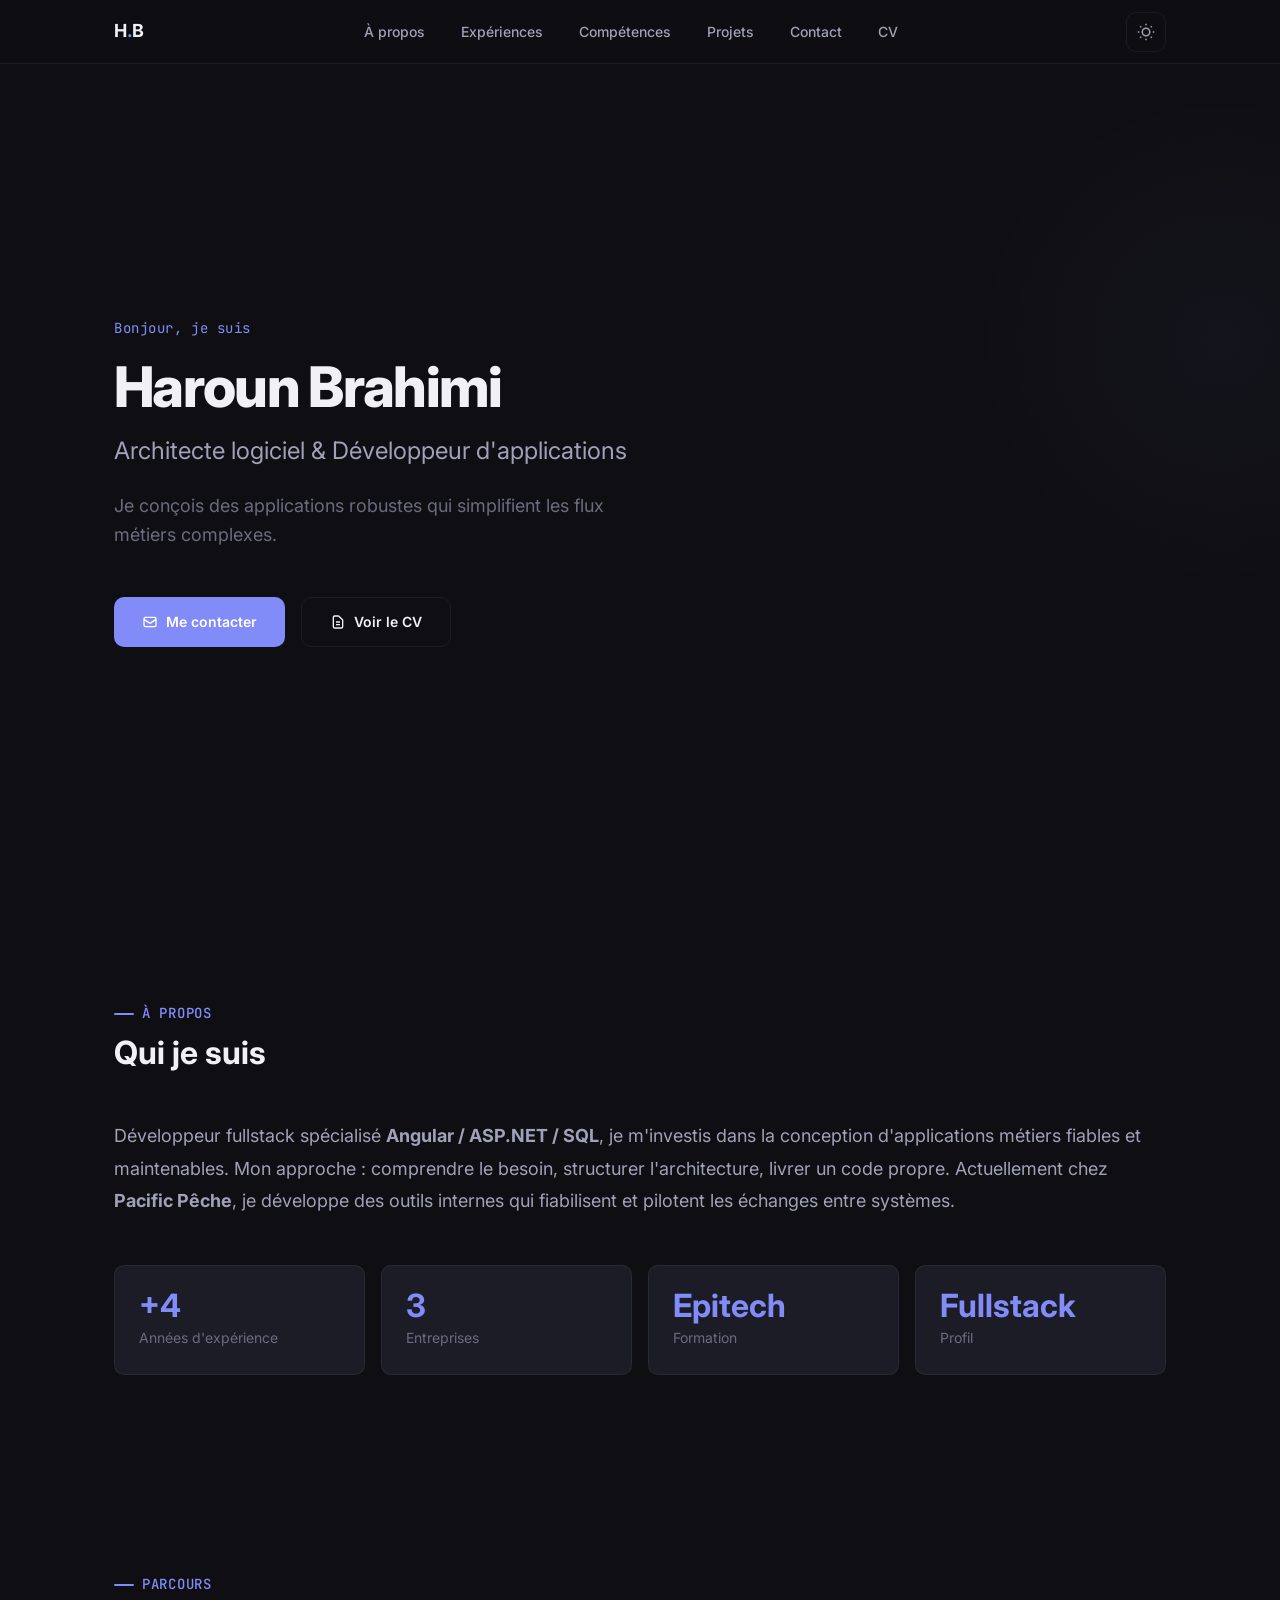
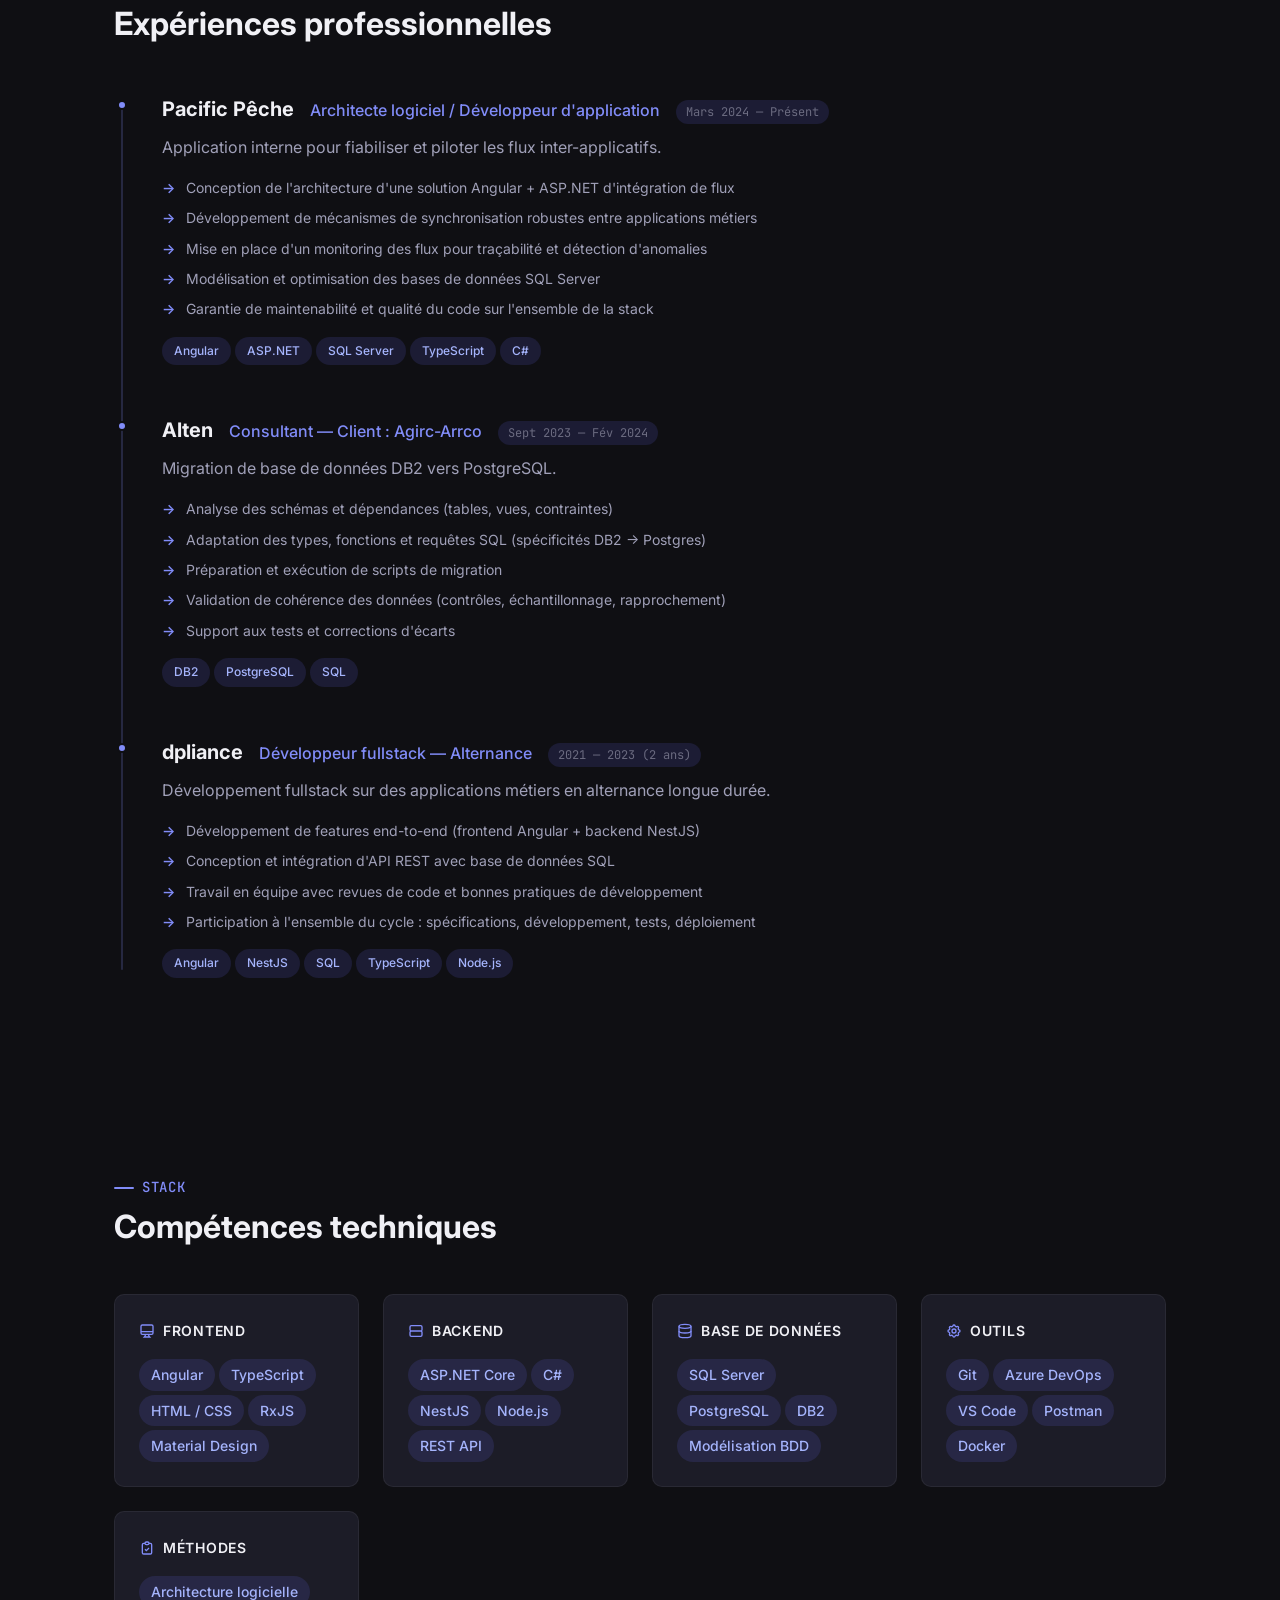
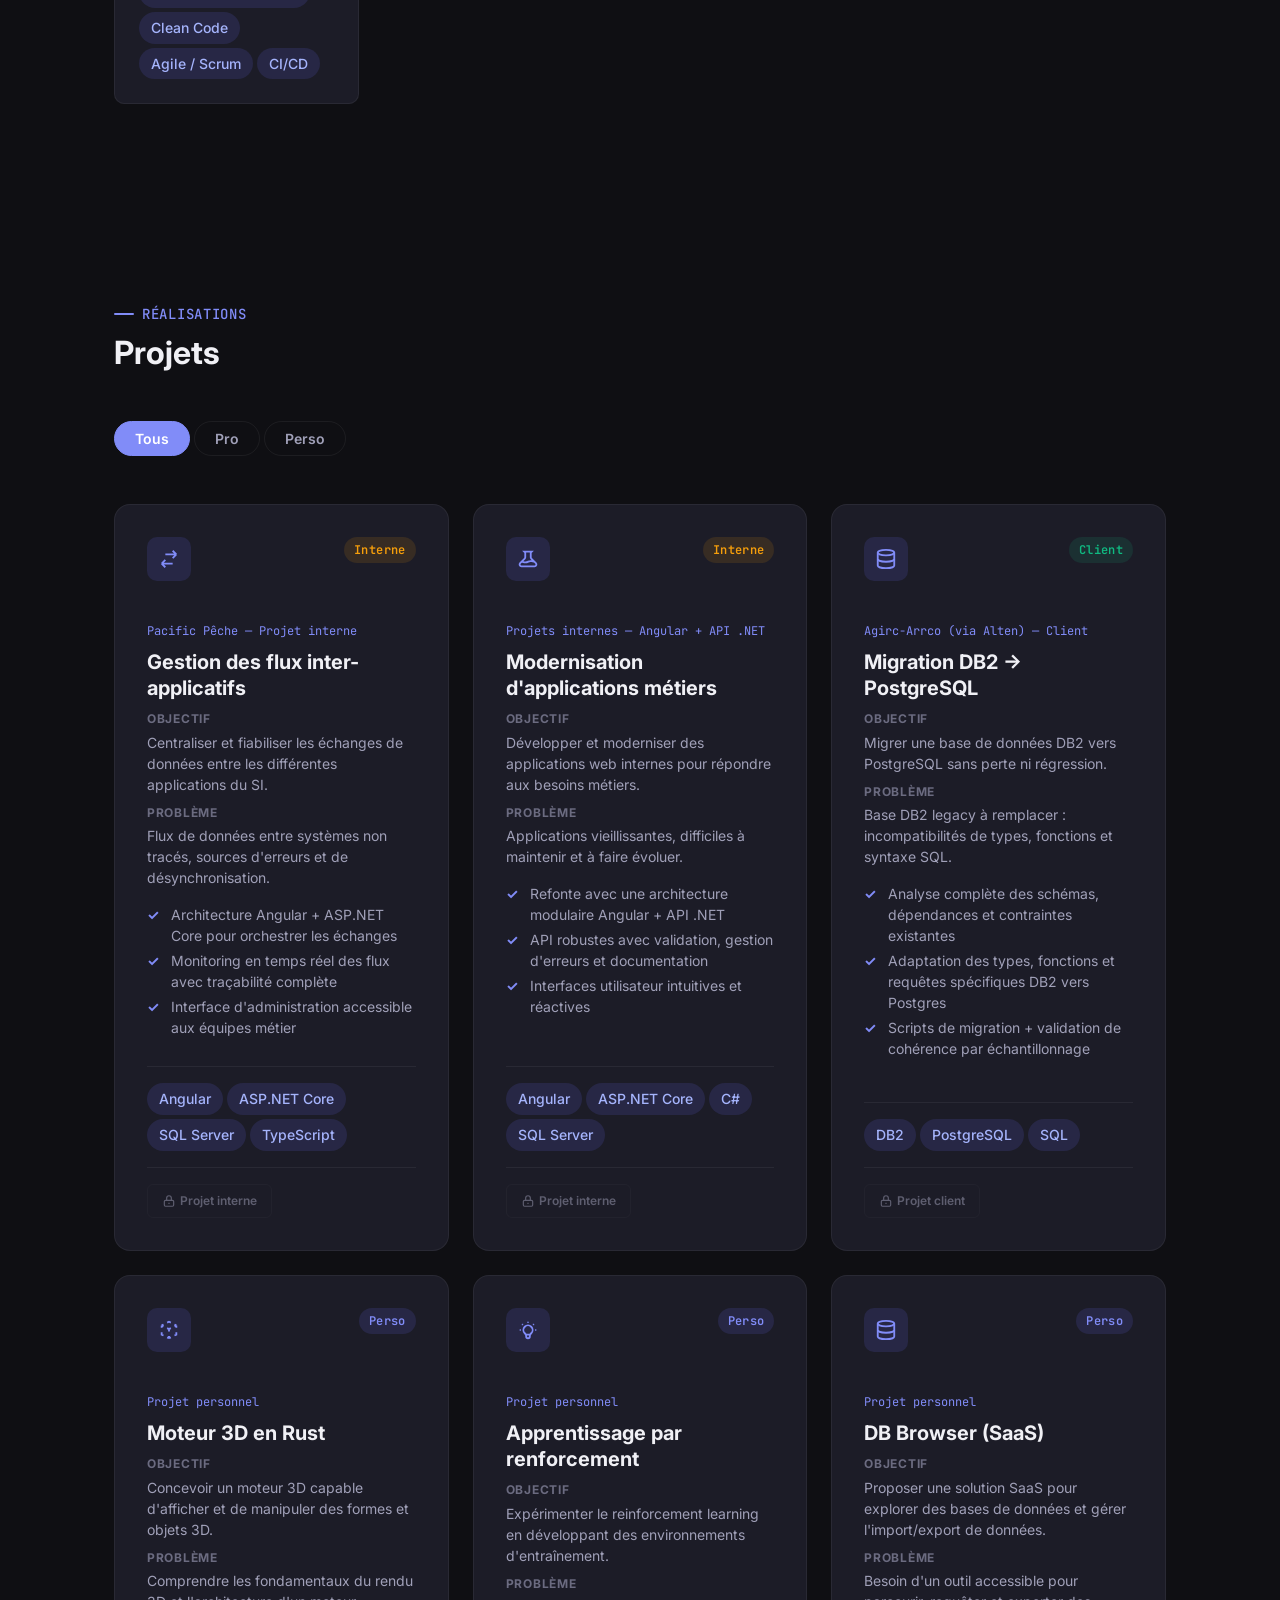
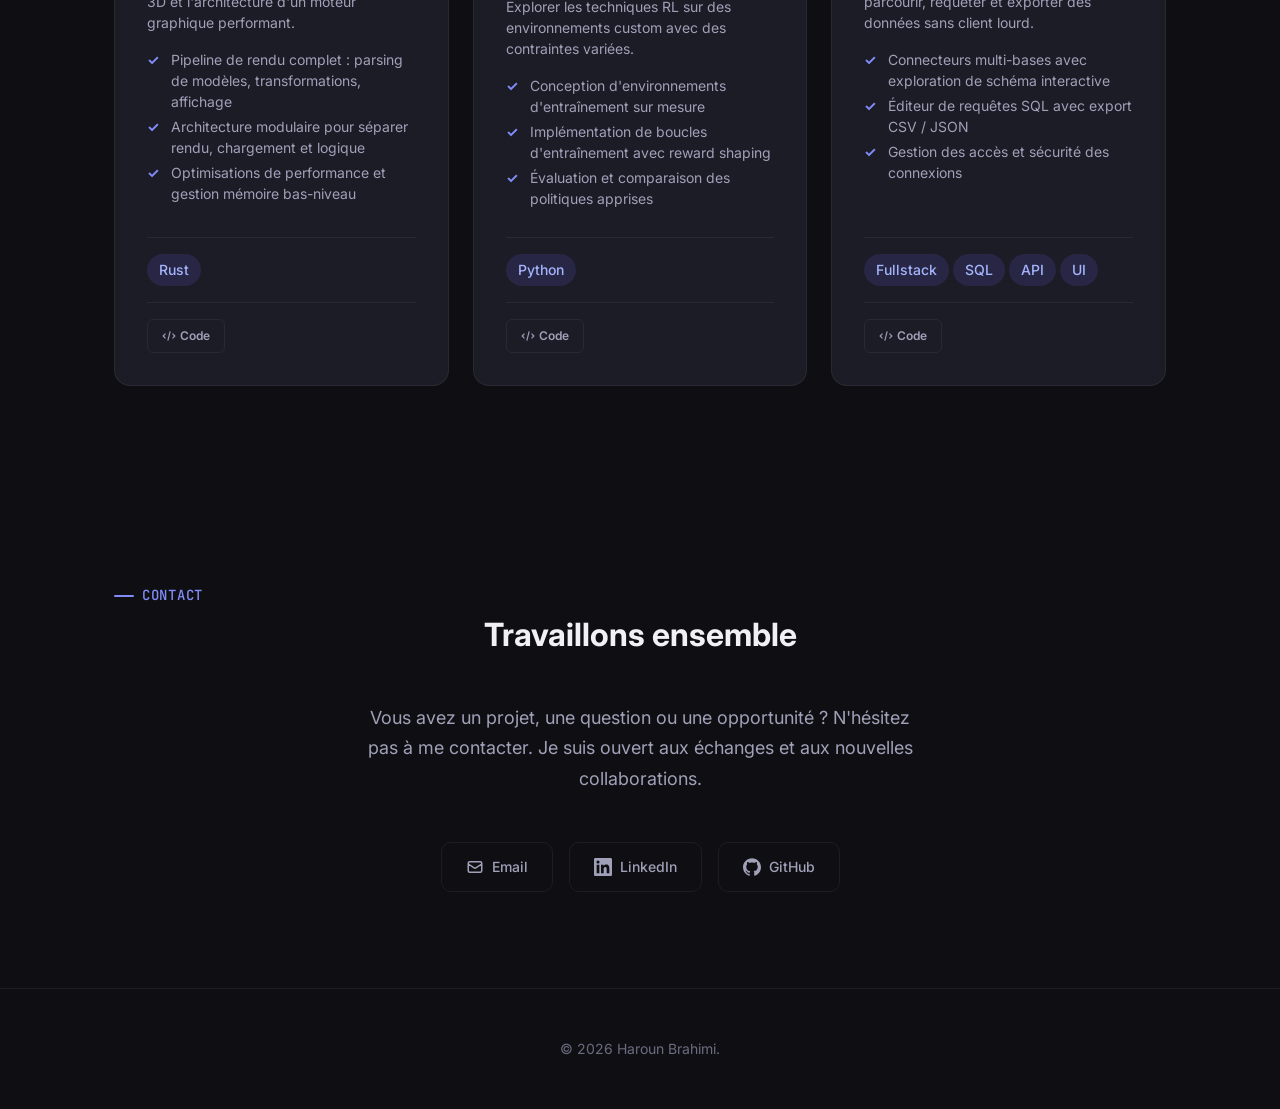
<file: index.html>
<!DOCTYPE html>
<html lang="fr" data-theme="dark">
<head>
  <meta charset="UTF-8" />
  <meta name="viewport" content="width=device-width, initial-scale=1.0" />
  <title>Haroun Brahimi — Architecte logiciel & Développeur d'applications</title>
  <meta name="description" content="Portfolio de Haroun Brahimi — Architecte logiciel spécialisé Angular, ASP.NET et SQL. Conception d'applications métiers robustes et maintenables." />

  <!-- Open Graph -->
  <meta property="og:title" content="Haroun Brahimi — Architecte logiciel" />
  <meta property="og:description" content="Architecte logiciel & développeur fullstack Angular / ASP.NET / SQL — conception d'applications métiers fiables." />
  <meta property="og:type" content="website" />
  <meta property="og:locale" content="fr_FR" />

  <!-- Favicon -->
  <link rel="icon" href="data:image/svg+xml,<svg xmlns='http://www.w3.org/2000/svg' viewBox='0 0 100 100'><text y='.9em' font-size='90'>⚡</text></svg>" />

  <link rel="stylesheet" href="styles.css" />
</head>
<body>
  <!-- Skip to content (a11y) -->
  <a href="#about" class="skip-link">Aller au contenu principal</a>

  <!-- ============================
       NAVIGATION
       ============================ -->
  <nav class="nav" role="navigation" aria-label="Navigation principale">
    <div class="container">
      <a href="#hero" class="nav-logo" aria-label="Retour en haut">H<span>.</span>B</a>

      <div class="nav-links" id="nav-links" role="menubar">
        <a href="#about" role="menuitem">À propos</a>
        <a href="#experience" role="menuitem">Expériences</a>
        <a href="#skills" role="menuitem">Compétences</a>
        <a href="#projects" role="menuitem">Projets</a>
        <a href="#contact" role="menuitem">Contact</a>
        <a href="cv.html" role="menuitem">CV</a>
      </div>

      <div style="display:flex;align-items:center;gap:0.5rem;">
        <button class="theme-toggle" id="theme-toggle" aria-label="Changer de thème" type="button"></button>
        <button class="nav-burger" id="nav-burger" aria-label="Ouvrir le menu" aria-expanded="false" type="button">
          <span></span><span></span><span></span>
        </button>
      </div>
    </div>
  </nav>

  <!-- ============================
       HERO
       ============================ -->
  <section class="hero" id="hero">
    <div class="container">
      <div class="hero-content">
        <p class="hero-greeting">Bonjour, je suis</p>
        <h1 class="hero-name">Haroun Brahimi</h1>
        <p class="hero-title">Architecte logiciel &amp; Développeur d'applications</p>
        <p class="hero-tagline">Je conçois des applications robustes qui simplifient les flux métiers complexes.</p>
        <div class="hero-cta">
          <a href="#contact" class="btn btn-primary">
            <svg xmlns="http://www.w3.org/2000/svg" fill="none" viewBox="0 0 24 24" stroke="currentColor" stroke-width="2"><path d="M3 8l7.89 5.26a2 2 0 002.22 0L21 8M5 19h14a2 2 0 002-2V7a2 2 0 00-2-2H5a2 2 0 00-2 2v10a2 2 0 002 2z"/></svg>
            Me contacter
          </a>
          <a href="cv.html" class="btn btn-secondary">
            <svg xmlns="http://www.w3.org/2000/svg" fill="none" viewBox="0 0 24 24" stroke="currentColor" stroke-width="2"><path d="M9 12h6m-6 4h6m2 5H7a2 2 0 01-2-2V5a2 2 0 012-2h5.586a1 1 0 01.707.293l5.414 5.414a1 1 0 01.293.707V19a2 2 0 01-2 2z"/></svg>
            Voir le CV
          </a>
        </div>
      </div>
    </div>
  </section>

  <!-- ============================
       À PROPOS
       ============================ -->
  <section class="section" id="about">
    <div class="container">
      <div class="reveal">
        <span class="section-label">À propos</span>
        <h2 class="section-title">Qui je suis</h2>
      </div>
      <div class="about-content reveal">
        <p class="about-text">
          Développeur fullstack spécialisé <strong>Angular / ASP.NET / SQL</strong>, je m'investis dans la conception d'applications métiers fiables et maintenables. Mon approche : comprendre le besoin, structurer l'architecture, livrer un code propre. Actuellement chez <strong>Pacific Pêche</strong>, je développe des outils internes qui fiabilisent et pilotent les échanges entre systèmes.
        </p>
        <div class="about-highlights reveal-stagger">
          <div class="highlight-card">
            <div class="highlight-number">+4</div>
            <div class="highlight-label">Années d'expérience</div>
          </div>
          <div class="highlight-card">
            <div class="highlight-number">3</div>
            <div class="highlight-label">Entreprises</div>
          </div>
          <div class="highlight-card">
            <div class="highlight-number">Epitech</div>
            <div class="highlight-label">Formation</div>
          </div>
          <div class="highlight-card">
            <div class="highlight-number">Fullstack</div>
            <div class="highlight-label">Profil</div>
          </div>
        </div>
      </div>
    </div>
  </section>

  <!-- ============================
       EXPÉRIENCES
       ============================ -->
  <section class="section" id="experience">
    <div class="container">
      <div class="reveal">
        <span class="section-label">Parcours</span>
        <h2 class="section-title">Expériences professionnelles</h2>
      </div>

      <div class="timeline">
        <!-- Pacific Pêche -->
        <div class="timeline-item reveal">
          <div class="timeline-header">
            <span class="timeline-company">Pacific Pêche</span>
            <span class="timeline-role">Architecte logiciel / Développeur d'application</span>
            <span class="timeline-period">Mars 2024 — Présent</span>
          </div>
          <p class="timeline-desc">Application interne pour fiabiliser et piloter les flux inter-applicatifs.</p>
          <ul class="timeline-bullets">
            <li>Conception de l'architecture d'une solution Angular + ASP.NET d'intégration de flux</li>
            <li>Développement de mécanismes de synchronisation robustes entre applications métiers</li>
            <li>Mise en place d'un monitoring des flux pour traçabilité et détection d'anomalies</li>
            <li>Modélisation et optimisation des bases de données SQL Server</li>
            <li>Garantie de maintenabilité et qualité du code sur l'ensemble de la stack</li>
          </ul>
          <div class="timeline-stack">
            <span class="tag">Angular</span>
            <span class="tag">ASP.NET</span>
            <span class="tag">SQL Server</span>
            <span class="tag">TypeScript</span>
            <span class="tag">C#</span>
          </div>
        </div>

        <!-- Alten -->
        <div class="timeline-item reveal">
          <div class="timeline-header">
            <span class="timeline-company">Alten</span>
            <span class="timeline-role">Consultant — Client : Agirc-Arrco</span>
            <span class="timeline-period">Sept 2023 — Fév 2024</span>
          </div>
          <p class="timeline-desc">Migration de base de données DB2 vers PostgreSQL.</p>
          <ul class="timeline-bullets">
            <li>Analyse des schémas et dépendances (tables, vues, contraintes)</li>
            <li>Adaptation des types, fonctions et requêtes SQL (spécificités DB2 → Postgres)</li>
            <li>Préparation et exécution de scripts de migration</li>
            <li>Validation de cohérence des données (contrôles, échantillonnage, rapprochement)</li>
            <li>Support aux tests et corrections d'écarts</li>
          </ul>
          <div class="timeline-stack">
            <span class="tag">DB2</span>
            <span class="tag">PostgreSQL</span>
            <span class="tag">SQL</span>
          </div>
        </div>

        <!-- dpliance -->
        <div class="timeline-item reveal">
          <div class="timeline-header">
            <span class="timeline-company">dpliance</span>
            <span class="timeline-role">Développeur fullstack — Alternance</span>
            <span class="timeline-period">2021 — 2023 (2 ans)</span>
          </div>
          <p class="timeline-desc">Développement fullstack sur des applications métiers en alternance longue durée.</p>
          <ul class="timeline-bullets">
            <li>Développement de features end-to-end (frontend Angular + backend NestJS)</li>
            <li>Conception et intégration d'API REST avec base de données SQL</li>
            <li>Travail en équipe avec revues de code et bonnes pratiques de développement</li>
            <li>Participation à l'ensemble du cycle : spécifications, développement, tests, déploiement</li>
          </ul>
          <div class="timeline-stack">
            <span class="tag">Angular</span>
            <span class="tag">NestJS</span>
            <span class="tag">SQL</span>
            <span class="tag">TypeScript</span>
            <span class="tag">Node.js</span>
          </div>
        </div>
      </div>
    </div>
  </section>

  <!-- ============================
       COMPÉTENCES
       ============================ -->
  <section class="section" id="skills">
    <div class="container">
      <div class="reveal">
        <span class="section-label">Stack</span>
        <h2 class="section-title">Compétences techniques</h2>
      </div>

      <div class="skills-grid reveal-stagger">
        <!-- Frontend -->
        <div class="skill-group">
          <h3 class="skill-group-title">
            <svg xmlns="http://www.w3.org/2000/svg" fill="none" viewBox="0 0 24 24" stroke="currentColor" stroke-width="2"><path d="M9.75 17L9 20l-1 1h8l-1-1-.75-3M3 13h18M5 17h14a2 2 0 002-2V5a2 2 0 00-2-2H5a2 2 0 00-2 2v10a2 2 0 002 2z"/></svg>
            Frontend
          </h3>
          <div class="skill-tags">
            <span class="tag">Angular</span>
            <span class="tag">TypeScript</span>
            <span class="tag">HTML / CSS</span>
            <span class="tag">RxJS</span>
            <span class="tag">Material Design</span>
          </div>
        </div>

        <!-- Backend -->
        <div class="skill-group">
          <h3 class="skill-group-title">
            <svg xmlns="http://www.w3.org/2000/svg" fill="none" viewBox="0 0 24 24" stroke="currentColor" stroke-width="2"><path d="M5 12h14M5 12a2 2 0 01-2-2V6a2 2 0 012-2h14a2 2 0 012 2v4a2 2 0 01-2 2M5 12a2 2 0 00-2 2v4a2 2 0 002 2h14a2 2 0 002-2v-4a2 2 0 00-2-2m-2-4h.01M17 16h.01"/></svg>
            Backend
          </h3>
          <div class="skill-tags">
            <span class="tag">ASP.NET Core</span>
            <span class="tag">C#</span>
            <span class="tag">NestJS</span>
            <span class="tag">Node.js</span>
            <span class="tag">REST API</span>
          </div>
        </div>

        <!-- Base de données -->
        <div class="skill-group">
          <h3 class="skill-group-title">
            <svg xmlns="http://www.w3.org/2000/svg" fill="none" viewBox="0 0 24 24" stroke="currentColor" stroke-width="2"><ellipse cx="12" cy="5" rx="9" ry="3"/><path d="M21 12c0 1.66-4 3-9 3s-9-1.34-9-3"/><path d="M3 5v14c0 1.66 4 3 9 3s9-1.34 9-3V5"/></svg>
            Base de données
          </h3>
          <div class="skill-tags">
            <span class="tag">SQL Server</span>
            <span class="tag">PostgreSQL</span>
            <span class="tag">DB2</span>
            <span class="tag">Modélisation BDD</span>
          </div>
        </div>

        <!-- Outils -->
        <div class="skill-group">
          <h3 class="skill-group-title">
            <svg xmlns="http://www.w3.org/2000/svg" fill="none" viewBox="0 0 24 24" stroke="currentColor" stroke-width="2"><path d="M10.325 4.317c.426-1.756 2.924-1.756 3.35 0a1.724 1.724 0 002.573 1.066c1.543-.94 3.31.826 2.37 2.37a1.724 1.724 0 001.066 2.573c1.756.426 1.756 2.924 0 3.35a1.724 1.724 0 00-1.066 2.573c.94 1.543-.826 3.31-2.37 2.37a1.724 1.724 0 00-2.573 1.066c-.426 1.756-2.924 1.756-3.35 0a1.724 1.724 0 00-2.573-1.066c-1.543.94-3.31-.826-2.37-2.37a1.724 1.724 0 00-1.066-2.573c-1.756-.426-1.756-2.924 0-3.35a1.724 1.724 0 001.066-2.573c-.94-1.543.826-3.31 2.37-2.37.996.608 2.296.07 2.573-1.066z"/><circle cx="12" cy="12" r="3"/></svg>
            Outils
          </h3>
          <div class="skill-tags">
            <span class="tag">Git</span>
            <span class="tag">Azure DevOps</span>
            <span class="tag">VS Code</span>
            <span class="tag">Postman</span>
            <span class="tag">Docker</span>
          </div>
        </div>

        <!-- Méthodes -->
        <div class="skill-group">
          <h3 class="skill-group-title">
            <svg xmlns="http://www.w3.org/2000/svg" fill="none" viewBox="0 0 24 24" stroke="currentColor" stroke-width="2"><path d="M9 5H7a2 2 0 00-2 2v12a2 2 0 002 2h10a2 2 0 002-2V7a2 2 0 00-2-2h-2M9 5a2 2 0 002 2h2a2 2 0 002-2M9 5a2 2 0 012-2h2a2 2 0 012 2m-6 9l2 2 4-4"/></svg>
            Méthodes
          </h3>
          <div class="skill-tags">
            <span class="tag">Architecture logicielle</span>
            <span class="tag">Clean Code</span>
            <span class="tag">Agile / Scrum</span>
            <span class="tag">CI/CD</span>
          </div>
        </div>
      </div>
    </div>
  </section>

  <!-- ============================
       PROJETS (avec filtres Pro / Perso)
       ============================ -->
  <section class="section" id="projects">
    <div class="container">
      <div class="reveal">
        <span class="section-label">Réalisations</span>
        <h2 class="section-title">Projets</h2>
      </div>

      <!-- Filtres -->
      <div class="project-filters reveal" role="tablist" aria-label="Filtrer les projets">
        <button class="filter-btn active" data-filter="all" role="tab" aria-selected="true">Tous</button>
        <button class="filter-btn" data-filter="pro" role="tab" aria-selected="false">Pro</button>
        <button class="filter-btn" data-filter="perso" role="tab" aria-selected="false">Perso</button>
      </div>

      <div class="projects-grid">

        <!-- ═══════════ PROJETS PRO ═══════════ -->

        <!-- Flux inter-applicatifs -->
        <article class="project-card reveal" data-category="pro">
          <div class="project-card-header">
            <div class="project-icon">
              <svg xmlns="http://www.w3.org/2000/svg" fill="none" viewBox="0 0 24 24" stroke="currentColor" stroke-width="2"><path d="M8 7h12m0 0l-4-4m4 4l-4 4m0 6H4m0 0l4 4m-4-4l4-4"/></svg>
            </div>
            <span class="project-status project-status--internal">Interne</span>
          </div>
          <span class="project-context">Pacific Pêche — Projet interne</span>
          <h3 class="project-title">Gestion des flux inter-applicatifs</h3>

          <div class="project-meta">
            <div class="project-meta-block">
              <h4>Objectif</h4>
              <p>Centraliser et fiabiliser les échanges de données entre les différentes applications du SI.</p>
            </div>
            <div class="project-meta-block">
              <h4>Problème</h4>
              <p>Flux de données entre systèmes non tracés, sources d'erreurs et de désynchronisation.</p>
            </div>
          </div>

          <ul class="project-impact">
            <li>Architecture Angular + ASP.NET Core pour orchestrer les échanges</li>
            <li>Monitoring en temps réel des flux avec traçabilité complète</li>
            <li>Interface d'administration accessible aux équipes métier</li>
          </ul>

          <div class="project-stack">
            <span class="tag">Angular</span>
            <span class="tag">ASP.NET Core</span>
            <span class="tag">SQL Server</span>
            <span class="tag">TypeScript</span>
          </div>

          <div class="project-actions">
            <span class="project-link project-link--disabled" aria-label="Code non disponible (projet interne)">
              <svg xmlns="http://www.w3.org/2000/svg" fill="none" viewBox="0 0 24 24" stroke="currentColor" stroke-width="2"><path d="M12 15v2m-6 4h12a2 2 0 002-2v-6a2 2 0 00-2-2H6a2 2 0 00-2 2v6a2 2 0 002 2zm10-10V7a4 4 0 00-8 0v4h8z"/></svg>
              Projet interne
            </span>
          </div>
        </article>

        <!-- Modernisation apps métiers -->
        <article class="project-card reveal" data-category="pro">
          <div class="project-card-header">
            <div class="project-icon">
              <svg xmlns="http://www.w3.org/2000/svg" fill="none" viewBox="0 0 24 24" stroke="currentColor" stroke-width="2"><path d="M19.428 15.428a2 2 0 00-1.022-.547l-2.387-.477a6 6 0 00-3.86.517l-.318.158a6 6 0 01-3.86.517L6.05 15.21a2 2 0 00-1.806.547M8 4h8l-1 1v5.172a2 2 0 00.586 1.414l5 5c1.26 1.26.367 3.414-1.415 3.414H4.828c-1.782 0-2.674-2.154-1.414-3.414l5-5A2 2 0 009 10.172V5L8 4z"/></svg>
            </div>
            <span class="project-status project-status--internal">Interne</span>
          </div>
          <span class="project-context">Projets internes — Angular + API .NET</span>
          <h3 class="project-title">Modernisation d'applications métiers</h3>

          <div class="project-meta">
            <div class="project-meta-block">
              <h4>Objectif</h4>
              <p>Développer et moderniser des applications web internes pour répondre aux besoins métiers.</p>
            </div>
            <div class="project-meta-block">
              <h4>Problème</h4>
              <p>Applications vieillissantes, difficiles à maintenir et à faire évoluer.</p>
            </div>
          </div>

          <ul class="project-impact">
            <li>Refonte avec une architecture modulaire Angular + API .NET</li>
            <li>API robustes avec validation, gestion d'erreurs et documentation</li>
            <li>Interfaces utilisateur intuitives et réactives</li>
          </ul>

          <div class="project-stack">
            <span class="tag">Angular</span>
            <span class="tag">ASP.NET Core</span>
            <span class="tag">C#</span>
            <span class="tag">SQL Server</span>
          </div>

          <div class="project-actions">
            <span class="project-link project-link--disabled" aria-label="Code non disponible (projet interne)">
              <svg xmlns="http://www.w3.org/2000/svg" fill="none" viewBox="0 0 24 24" stroke="currentColor" stroke-width="2"><path d="M12 15v2m-6 4h12a2 2 0 002-2v-6a2 2 0 00-2-2H6a2 2 0 00-2 2v6a2 2 0 002 2zm10-10V7a4 4 0 00-8 0v4h8z"/></svg>
              Projet interne
            </span>
          </div>
        </article>

        <!-- Migration DB2 → PostgreSQL -->
        <article class="project-card reveal" data-category="pro">
          <div class="project-card-header">
            <div class="project-icon">
              <svg xmlns="http://www.w3.org/2000/svg" fill="none" viewBox="0 0 24 24" stroke="currentColor" stroke-width="2"><ellipse cx="12" cy="5" rx="9" ry="3"/><path d="M21 12c0 1.66-4 3-9 3s-9-1.34-9-3"/><path d="M3 5v14c0 1.66 4 3 9 3s9-1.34 9-3V5"/></svg>
            </div>
            <span class="project-status project-status--client">Client</span>
          </div>
          <span class="project-context">Agirc-Arrco (via Alten) — Client</span>
          <h3 class="project-title">Migration DB2 → PostgreSQL</h3>

          <div class="project-meta">
            <div class="project-meta-block">
              <h4>Objectif</h4>
              <p>Migrer une base de données DB2 vers PostgreSQL sans perte ni régression.</p>
            </div>
            <div class="project-meta-block">
              <h4>Problème</h4>
              <p>Base DB2 legacy à remplacer : incompatibilités de types, fonctions et syntaxe SQL.</p>
            </div>
          </div>

          <ul class="project-impact">
            <li>Analyse complète des schémas, dépendances et contraintes existantes</li>
            <li>Adaptation des types, fonctions et requêtes spécifiques DB2 vers Postgres</li>
            <li>Scripts de migration + validation de cohérence par échantillonnage</li>
          </ul>

          <div class="project-stack">
            <span class="tag">DB2</span>
            <span class="tag">PostgreSQL</span>
            <span class="tag">SQL</span>
          </div>

          <div class="project-actions">
            <span class="project-link project-link--disabled" aria-label="Code non disponible (projet client)">
              <svg xmlns="http://www.w3.org/2000/svg" fill="none" viewBox="0 0 24 24" stroke="currentColor" stroke-width="2"><path d="M12 15v2m-6 4h12a2 2 0 002-2v-6a2 2 0 00-2-2H6a2 2 0 00-2 2v6a2 2 0 002 2zm10-10V7a4 4 0 00-8 0v4h8z"/></svg>
              Projet client
            </span>
          </div>
        </article>

        <!-- ═══════════ PROJETS PERSO ═══════════ -->

        <!-- Moteur 3D Rust -->
        <article class="project-card reveal" data-category="perso">
          <div class="project-card-header">
            <div class="project-icon">
              <svg xmlns="http://www.w3.org/2000/svg" fill="none" viewBox="0 0 24 24" stroke="currentColor" stroke-width="2"><path d="M14 10l-2 1m0 0l-2-1m2 1v2.5M20 7l-2 1m2-1l-2-1m2 1v2.5M14 4l-2-1-2 1M4 7l2-1M4 7l2 1M4 7v2.5M12 21l-2-1m2 1l2-1m-2 1v-2.5M6 18l-2-1v-2.5M18 18l2-1v-2.5"/></svg>
            </div>
            <span class="project-status project-status--perso">Perso</span>
          </div>
          <span class="project-context">Projet personnel</span>
          <h3 class="project-title">Moteur 3D en Rust</h3>

          <div class="project-meta">
            <div class="project-meta-block">
              <h4>Objectif</h4>
              <p>Concevoir un moteur 3D capable d'afficher et de manipuler des formes et objets 3D.</p>
            </div>
            <div class="project-meta-block">
              <h4>Problème</h4>
              <p>Comprendre les fondamentaux du rendu 3D et l'architecture d'un moteur graphique performant.</p>
            </div>
          </div>

          <ul class="project-impact">
            <li>Pipeline de rendu complet : parsing de modèles, transformations, affichage</li>
            <li>Architecture modulaire pour séparer rendu, chargement et logique</li>
            <li>Optimisations de performance et gestion mémoire bas-niveau</li>
          </ul>

          <div class="project-stack">
            <span class="tag">Rust</span>
          </div>

          <div class="project-actions">
            <a href="#" class="project-link" aria-label="Voir le code source">
              <svg xmlns="http://www.w3.org/2000/svg" fill="none" viewBox="0 0 24 24" stroke="currentColor" stroke-width="2"><path d="M10 20l4-16m4 4l4 4-4 4M6 16l-4-4 4-4"/></svg>
              Code
            </a>
          </div>
        </article>

        <!-- Apprentissage par renforcement -->
        <article class="project-card reveal" data-category="perso">
          <div class="project-card-header">
            <div class="project-icon">
              <svg xmlns="http://www.w3.org/2000/svg" fill="none" viewBox="0 0 24 24" stroke="currentColor" stroke-width="2"><path d="M9.663 17h4.673M12 3v1m6.364 1.636l-.707.707M21 12h-1M4 12H3m3.343-5.657l-.707-.707m2.828 9.9a5 5 0 117.072 0l-.548.547A3.374 3.374 0 0014 18.469V19a2 2 0 11-4 0v-.531c0-.895-.356-1.754-.988-2.386l-.548-.547z"/></svg>
            </div>
            <span class="project-status project-status--perso">Perso</span>
          </div>
          <span class="project-context">Projet personnel</span>
          <h3 class="project-title">Apprentissage par renforcement</h3>

          <div class="project-meta">
            <div class="project-meta-block">
              <h4>Objectif</h4>
              <p>Expérimenter le reinforcement learning en développant des environnements d'entraînement.</p>
            </div>
            <div class="project-meta-block">
              <h4>Problème</h4>
              <p>Explorer les techniques RL sur des environnements custom avec des contraintes variées.</p>
            </div>
          </div>

          <ul class="project-impact">
            <li>Conception d'environnements d'entraînement sur mesure</li>
            <li>Implémentation de boucles d'entraînement avec reward shaping</li>
            <li>Évaluation et comparaison des politiques apprises</li>
          </ul>

          <div class="project-stack">
            <span class="tag">Python</span>
          </div>

          <div class="project-actions">
            <a href="#" class="project-link" aria-label="Voir le code source">
              <svg xmlns="http://www.w3.org/2000/svg" fill="none" viewBox="0 0 24 24" stroke="currentColor" stroke-width="2"><path d="M10 20l4-16m4 4l4 4-4 4M6 16l-4-4 4-4"/></svg>
              Code
            </a>
          </div>
        </article>

        <!-- DB Browser SaaS -->
        <article class="project-card reveal" data-category="perso">
          <div class="project-card-header">
            <div class="project-icon">
              <svg xmlns="http://www.w3.org/2000/svg" fill="none" viewBox="0 0 24 24" stroke="currentColor" stroke-width="2"><ellipse cx="12" cy="5" rx="9" ry="3"/><path d="M21 12c0 1.66-4 3-9 3s-9-1.34-9-3"/><path d="M3 5v14c0 1.66 4 3 9 3s9-1.34 9-3V5"/></svg>
            </div>
            <span class="project-status project-status--perso">Perso</span>
          </div>
          <span class="project-context">Projet personnel</span>
          <h3 class="project-title">DB Browser (SaaS)</h3>

          <div class="project-meta">
            <div class="project-meta-block">
              <h4>Objectif</h4>
              <p>Proposer une solution SaaS pour explorer des bases de données et gérer l'import/export de données.</p>
            </div>
            <div class="project-meta-block">
              <h4>Problème</h4>
              <p>Besoin d'un outil accessible pour parcourir, requêter et exporter des données sans client lourd.</p>
            </div>
          </div>

          <ul class="project-impact">
            <li>Connecteurs multi-bases avec exploration de schéma interactive</li>
            <li>Éditeur de requêtes SQL avec export CSV / JSON</li>
            <li>Gestion des accès et sécurité des connexions</li>
          </ul>

          <div class="project-stack">
            <span class="tag">Fullstack</span>
            <span class="tag">SQL</span>
            <span class="tag">API</span>
            <span class="tag">UI</span>
          </div>

          <div class="project-actions">
            <a href="#" class="project-link" aria-label="Voir le code source">
              <svg xmlns="http://www.w3.org/2000/svg" fill="none" viewBox="0 0 24 24" stroke="currentColor" stroke-width="2"><path d="M10 20l4-16m4 4l4 4-4 4M6 16l-4-4 4-4"/></svg>
              Code
            </a>
          </div>
        </article>

      </div>
    </div>
  </section>

  <!-- ============================
       CONTACT
       ============================ -->
  <section class="section" id="contact">
    <div class="container">
      <div class="reveal">
        <span class="section-label">Contact</span>
        <h2 class="section-title" style="text-align:center;">Travaillons ensemble</h2>
      </div>

      <div class="contact-content reveal">
        <p class="contact-text">
          Vous avez un projet, une question ou une opportunité ? N'hésitez pas à me contacter. Je suis ouvert aux échanges et aux nouvelles collaborations.
        </p>
        <div class="contact-links">
          <a href="mailto:haroun.brahimi@outlook.com" class="contact-link" aria-label="Envoyer un email">
            <svg xmlns="http://www.w3.org/2000/svg" fill="none" viewBox="0 0 24 24" stroke="currentColor" stroke-width="2"><path d="M3 8l7.89 5.26a2 2 0 002.22 0L21 8M5 19h14a2 2 0 002-2V7a2 2 0 00-2-2H5a2 2 0 00-2 2v10a2 2 0 002 2z"/></svg>
            Email
          </a>
          <a href="https://www.linkedin.com/in/haroun-brahimi" target="_blank" rel="noopener noreferrer" class="contact-link" aria-label="Profil LinkedIn">
            <svg xmlns="http://www.w3.org/2000/svg" viewBox="0 0 24 24" fill="currentColor" width="18" height="18"><path d="M20.447 20.452h-3.554v-5.569c0-1.328-.027-3.037-1.852-3.037-1.853 0-2.136 1.445-2.136 2.939v5.667H9.351V9h3.414v1.561h.046c.477-.9 1.637-1.85 3.37-1.85 3.601 0 4.267 2.37 4.267 5.455v6.286zM5.337 7.433a2.062 2.062 0 01-2.063-2.065 2.064 2.064 0 112.063 2.065zm1.782 13.019H3.555V9h3.564v11.452zM22.225 0H1.771C.792 0 0 .774 0 1.729v20.542C0 23.227.792 24 1.771 24h20.451C23.2 24 24 23.227 24 22.271V1.729C24 .774 23.2 0 22.222 0h.003z"/></svg>
            LinkedIn
          </a>
          <a href="https://github.com/haroun-brahimi" target="_blank" rel="noopener noreferrer" class="contact-link" aria-label="Profil GitHub">
            <svg xmlns="http://www.w3.org/2000/svg" viewBox="0 0 24 24" fill="currentColor" width="18" height="18"><path d="M12 .297c-6.63 0-12 5.373-12 12 0 5.303 3.438 9.8 8.205 11.385.6.113.82-.258.82-.577 0-.285-.01-1.04-.015-2.04-3.338.724-4.042-1.61-4.042-1.61C4.422 18.07 3.633 17.7 3.633 17.7c-1.087-.744.084-.729.084-.729 1.205.084 1.838 1.236 1.838 1.236 1.07 1.835 2.809 1.305 3.495.998.108-.776.417-1.305.76-1.605-2.665-.3-5.466-1.332-5.466-5.93 0-1.31.465-2.38 1.235-3.22-.135-.303-.54-1.523.105-3.176 0 0 1.005-.322 3.3 1.23.96-.267 1.98-.399 3-.405 1.02.006 2.04.138 3 .405 2.28-1.552 3.285-1.23 3.285-1.23.645 1.653.24 2.873.12 3.176.765.84 1.23 1.91 1.23 3.22 0 4.61-2.805 5.625-5.475 5.92.42.36.81 1.096.81 2.22 0 1.606-.015 2.896-.015 3.286 0 .315.21.69.825.57C20.565 22.092 24 17.592 24 12.297c0-6.627-5.373-12-12-12"/></svg>
            GitHub
          </a>
        </div>
      </div>
    </div>
  </section>

  <!-- ============================
       FOOTER
       ============================ -->
  <footer class="footer">
    <div class="container">
      <p>© 2026 Haroun Brahimi.</p>
    </div>
  </footer>

  <!-- Scripts -->
  <script src="profile.js"></script>
  <script src="main.js"></script>
</body>
</html>
</file>
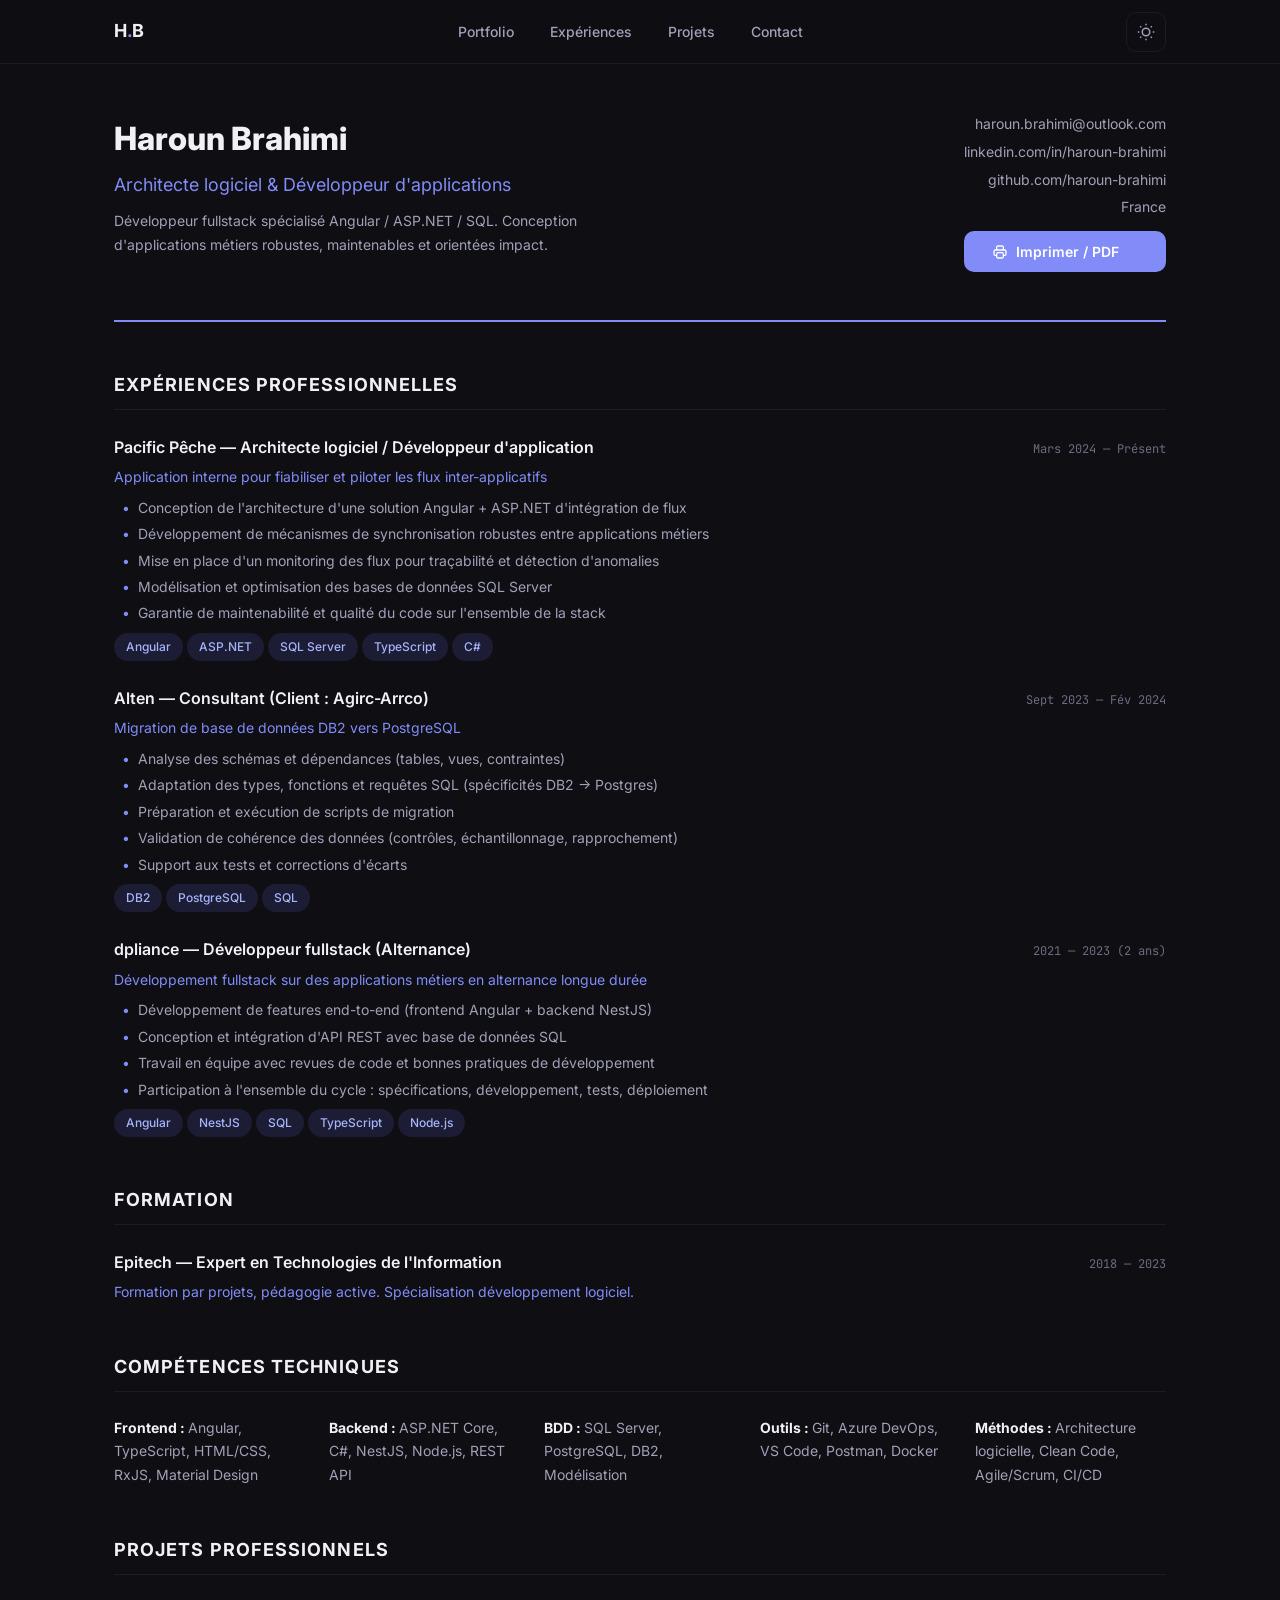
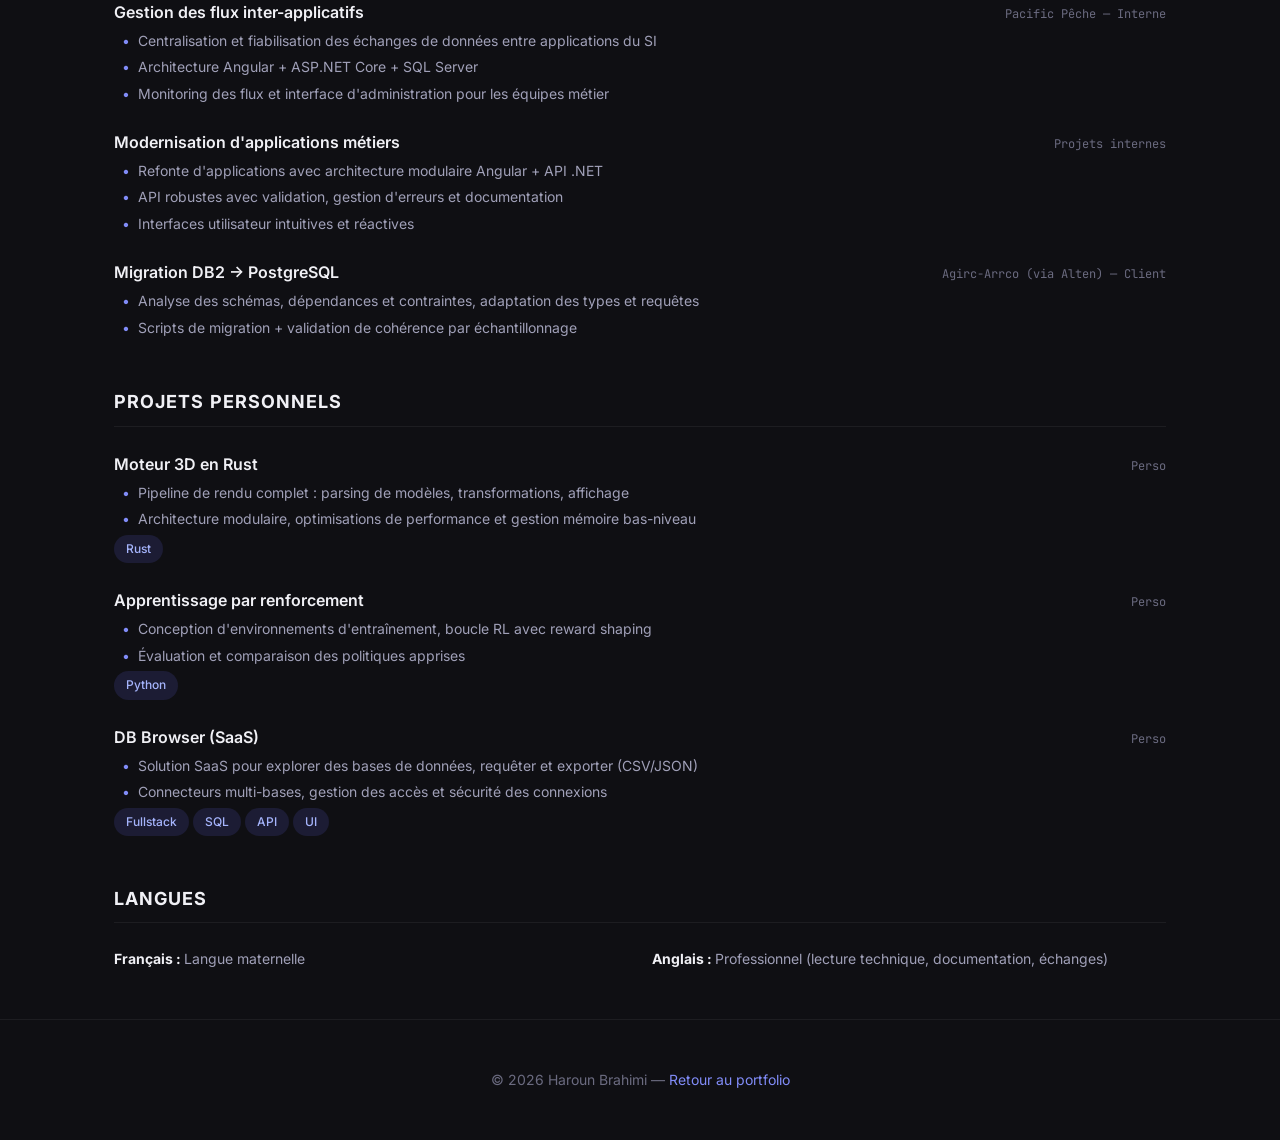
<file: cv.html>
<!DOCTYPE html>
<html lang="fr" data-theme="dark">
<head>
  <meta charset="UTF-8" />
  <meta name="viewport" content="width=device-width, initial-scale=1.0" />
  <title>CV — Haroun Brahimi</title>
  <meta name="description" content="CV de Haroun Brahimi — Architecte logiciel spécialisé Angular, ASP.NET et SQL." />

  <!-- Open Graph -->
  <meta property="og:title" content="CV — Haroun Brahimi" />
  <meta property="og:description" content="CV de Haroun Brahimi — Architecte logiciel & développeur fullstack Angular / ASP.NET / SQL." />
  <meta property="og:type" content="website" />
  <meta property="og:locale" content="fr_FR" />

  <!-- Favicon -->
  <link rel="icon" href="data:image/svg+xml,<svg xmlns='http://www.w3.org/2000/svg' viewBox='0 0 100 100'><text y='.9em' font-size='90'>⚡</text></svg>" />

  <link rel="stylesheet" href="styles.css" />
</head>
<body>
  <!-- Skip to content (a11y) -->
  <a href="#cv-content" class="skip-link">Aller au contenu du CV</a>

  <!-- ============================
       NAVIGATION
       ============================ -->
  <nav class="nav" role="navigation" aria-label="Navigation principale">
    <div class="container">
      <a href="index.html" class="nav-logo" aria-label="Retour au portfolio">H<span>.</span>B</a>

      <div class="nav-links" id="nav-links" role="menubar">
        <a href="index.html" role="menuitem">Portfolio</a>
        <a href="index.html#experience" role="menuitem">Expériences</a>
        <a href="index.html#projects" role="menuitem">Projets</a>
        <a href="index.html#contact" role="menuitem">Contact</a>
      </div>

      <div style="display:flex;align-items:center;gap:0.5rem;">
        <button class="theme-toggle" id="theme-toggle" aria-label="Changer de thème" type="button"></button>
        <button class="nav-burger" id="nav-burger" aria-label="Ouvrir le menu" aria-expanded="false" type="button">
          <span></span><span></span><span></span>
        </button>
      </div>
    </div>
  </nav>

  <!-- ============================
       CV CONTENT
       ============================ -->
  <main class="cv-page" id="cv-content">
    <div class="container">

      <!-- Header / Print button -->
      <div class="cv-header reveal">
        <div class="cv-header-info">
          <h1>Haroun Brahimi</h1>
          <h2>Architecte logiciel &amp; Développeur d'applications</h2>
          <p style="color:var(--text-secondary);font-size:var(--text-sm);max-width:500px;margin-top:var(--space-sm);">
            Développeur fullstack spécialisé Angular / ASP.NET / SQL. Conception d'applications métiers robustes, maintenables et orientées impact.
          </p>
        </div>
        <div class="cv-header-contact">
          <a href="mailto:haroun.brahimi@outlook.com">haroun.brahimi@outlook.com</a>
          <a href="https://www.linkedin.com/in/haroun-brahimi" target="_blank" rel="noopener noreferrer">linkedin.com/in/haroun-brahimi</a>
          <a href="https://github.com/haroun-brahimi" target="_blank" rel="noopener noreferrer">github.com/haroun-brahimi</a>
          <span>France</span>
          <button class="btn btn-primary btn-print no-print" onclick="window.print()" style="margin-top:var(--space-sm);">
            <svg xmlns="http://www.w3.org/2000/svg" fill="none" viewBox="0 0 24 24" stroke="currentColor" stroke-width="2" width="16" height="16"><path d="M17 17h2a2 2 0 002-2v-4a2 2 0 00-2-2H5a2 2 0 00-2 2v4a2 2 0 002 2h2m2 4h6a2 2 0 002-2v-4a2 2 0 00-2-2H9a2 2 0 00-2 2v4a2 2 0 002 2zm8-12V5a2 2 0 00-2-2H9a2 2 0 00-2 2v4h10z"/></svg>
            Imprimer / PDF
          </button>
        </div>
      </div>

      <!-- ============================
           EXPÉRIENCES PROFESSIONNELLES
           ============================ -->
      <section class="cv-section reveal">
        <h3 class="cv-section-title">Expériences professionnelles</h3>

        <div class="cv-entry">
          <div class="cv-entry-header">
            <span class="cv-entry-title">Pacific Pêche — Architecte logiciel / Développeur d'application</span>
            <span class="cv-entry-period">Mars 2024 — Présent</span>
          </div>
          <p class="cv-entry-subtitle">Application interne pour fiabiliser et piloter les flux inter-applicatifs</p>
          <ul class="cv-entry-bullets">
            <li>Conception de l'architecture d'une solution Angular + ASP.NET d'intégration de flux</li>
            <li>Développement de mécanismes de synchronisation robustes entre applications métiers</li>
            <li>Mise en place d'un monitoring des flux pour traçabilité et détection d'anomalies</li>
            <li>Modélisation et optimisation des bases de données SQL Server</li>
            <li>Garantie de maintenabilité et qualité du code sur l'ensemble de la stack</li>
          </ul>
          <div class="timeline-stack" style="margin-top:var(--space-sm);">
            <span class="tag" style="font-size:var(--text-xs);">Angular</span>
            <span class="tag" style="font-size:var(--text-xs);">ASP.NET</span>
            <span class="tag" style="font-size:var(--text-xs);">SQL Server</span>
            <span class="tag" style="font-size:var(--text-xs);">TypeScript</span>
            <span class="tag" style="font-size:var(--text-xs);">C#</span>
          </div>
        </div>

        <div class="cv-entry">
          <div class="cv-entry-header">
            <span class="cv-entry-title">Alten — Consultant (Client : Agirc-Arrco)</span>
            <span class="cv-entry-period">Sept 2023 — Fév 2024</span>
          </div>
          <p class="cv-entry-subtitle">Migration de base de données DB2 vers PostgreSQL</p>
          <ul class="cv-entry-bullets">
            <li>Analyse des schémas et dépendances (tables, vues, contraintes)</li>
            <li>Adaptation des types, fonctions et requêtes SQL (spécificités DB2 → Postgres)</li>
            <li>Préparation et exécution de scripts de migration</li>
            <li>Validation de cohérence des données (contrôles, échantillonnage, rapprochement)</li>
            <li>Support aux tests et corrections d'écarts</li>
          </ul>
          <div class="timeline-stack" style="margin-top:var(--space-sm);">
            <span class="tag" style="font-size:var(--text-xs);">DB2</span>
            <span class="tag" style="font-size:var(--text-xs);">PostgreSQL</span>
            <span class="tag" style="font-size:var(--text-xs);">SQL</span>
          </div>
        </div>

        <div class="cv-entry">
          <div class="cv-entry-header">
            <span class="cv-entry-title">dpliance — Développeur fullstack (Alternance)</span>
            <span class="cv-entry-period">2021 — 2023 (2 ans)</span>
          </div>
          <p class="cv-entry-subtitle">Développement fullstack sur des applications métiers en alternance longue durée</p>
          <ul class="cv-entry-bullets">
            <li>Développement de features end-to-end (frontend Angular + backend NestJS)</li>
            <li>Conception et intégration d'API REST avec base de données SQL</li>
            <li>Travail en équipe avec revues de code et bonnes pratiques de développement</li>
            <li>Participation à l'ensemble du cycle : spécifications, développement, tests, déploiement</li>
          </ul>
          <div class="timeline-stack" style="margin-top:var(--space-sm);">
            <span class="tag" style="font-size:var(--text-xs);">Angular</span>
            <span class="tag" style="font-size:var(--text-xs);">NestJS</span>
            <span class="tag" style="font-size:var(--text-xs);">SQL</span>
            <span class="tag" style="font-size:var(--text-xs);">TypeScript</span>
            <span class="tag" style="font-size:var(--text-xs);">Node.js</span>
          </div>
        </div>
      </section>

      <!-- ============================
           FORMATION
           ============================ -->
      <section class="cv-section reveal">
        <h3 class="cv-section-title">Formation</h3>
        <div class="cv-entry">
          <div class="cv-entry-header">
            <span class="cv-entry-title">Epitech — Expert en Technologies de l'Information</span>
            <span class="cv-entry-period">2018 — 2023</span>
          </div>
          <p class="cv-entry-subtitle">Formation par projets, pédagogie active. Spécialisation développement logiciel.</p>
        </div>
      </section>

      <!-- ============================
           COMPÉTENCES
           ============================ -->
      <section class="cv-section reveal">
        <h3 class="cv-section-title">Compétences techniques</h3>
        <div class="cv-skills-grid">
          <div class="cv-skill-cat">
            <strong>Frontend : </strong>
            <span>Angular, TypeScript, HTML/CSS, RxJS, Material Design</span>
          </div>
          <div class="cv-skill-cat">
            <strong>Backend : </strong>
            <span>ASP.NET Core, C#, NestJS, Node.js, REST API</span>
          </div>
          <div class="cv-skill-cat">
            <strong>BDD : </strong>
            <span>SQL Server, PostgreSQL, DB2, Modélisation</span>
          </div>
          <div class="cv-skill-cat">
            <strong>Outils : </strong>
            <span>Git, Azure DevOps, VS Code, Postman, Docker</span>
          </div>
          <div class="cv-skill-cat">
            <strong>Méthodes : </strong>
            <span>Architecture logicielle, Clean Code, Agile/Scrum, CI/CD</span>
          </div>
        </div>
      </section>

      <!-- ============================
           PROJETS PRO
           ============================ -->
      <section class="cv-section reveal">
        <h3 class="cv-section-title">Projets professionnels</h3>

        <div class="cv-entry">
          <div class="cv-entry-header">
            <span class="cv-entry-title">Gestion des flux inter-applicatifs</span>
            <span class="cv-entry-period">Pacific Pêche — Interne</span>
          </div>
          <ul class="cv-entry-bullets">
            <li>Centralisation et fiabilisation des échanges de données entre applications du SI</li>
            <li>Architecture Angular + ASP.NET Core + SQL Server</li>
            <li>Monitoring des flux et interface d'administration pour les équipes métier</li>
          </ul>
        </div>

        <div class="cv-entry">
          <div class="cv-entry-header">
            <span class="cv-entry-title">Modernisation d'applications métiers</span>
            <span class="cv-entry-period">Projets internes</span>
          </div>
          <ul class="cv-entry-bullets">
            <li>Refonte d'applications avec architecture modulaire Angular + API .NET</li>
            <li>API robustes avec validation, gestion d'erreurs et documentation</li>
            <li>Interfaces utilisateur intuitives et réactives</li>
          </ul>
        </div>

        <div class="cv-entry">
          <div class="cv-entry-header">
            <span class="cv-entry-title">Migration DB2 → PostgreSQL</span>
            <span class="cv-entry-period">Agirc-Arrco (via Alten) — Client</span>
          </div>
          <ul class="cv-entry-bullets">
            <li>Analyse des schémas, dépendances et contraintes, adaptation des types et requêtes</li>
            <li>Scripts de migration + validation de cohérence par échantillonnage</li>
          </ul>
        </div>
      </section>

      <!-- ============================
           PROJETS PERSO
           ============================ -->
      <section class="cv-section reveal">
        <h3 class="cv-section-title">Projets personnels</h3>

        <div class="cv-entry">
          <div class="cv-entry-header">
            <span class="cv-entry-title">Moteur 3D en Rust</span>
            <span class="cv-entry-period">Perso</span>
          </div>
          <ul class="cv-entry-bullets">
            <li>Pipeline de rendu complet : parsing de modèles, transformations, affichage</li>
            <li>Architecture modulaire, optimisations de performance et gestion mémoire bas-niveau</li>
          </ul>
          <div class="timeline-stack" style="margin-top:var(--space-xs);">
            <span class="tag" style="font-size:var(--text-xs);">Rust</span>
          </div>
        </div>

        <div class="cv-entry">
          <div class="cv-entry-header">
            <span class="cv-entry-title">Apprentissage par renforcement</span>
            <span class="cv-entry-period">Perso</span>
          </div>
          <ul class="cv-entry-bullets">
            <li>Conception d'environnements d'entraînement, boucle RL avec reward shaping</li>
            <li>Évaluation et comparaison des politiques apprises</li>
          </ul>
          <div class="timeline-stack" style="margin-top:var(--space-xs);">
            <span class="tag" style="font-size:var(--text-xs);">Python</span>
          </div>
        </div>

        <div class="cv-entry">
          <div class="cv-entry-header">
            <span class="cv-entry-title">DB Browser (SaaS)</span>
            <span class="cv-entry-period">Perso</span>
          </div>
          <ul class="cv-entry-bullets">
            <li>Solution SaaS pour explorer des bases de données, requêter et exporter (CSV/JSON)</li>
            <li>Connecteurs multi-bases, gestion des accès et sécurité des connexions</li>
          </ul>
          <div class="timeline-stack" style="margin-top:var(--space-xs);">
            <span class="tag" style="font-size:var(--text-xs);">Fullstack</span>
            <span class="tag" style="font-size:var(--text-xs);">SQL</span>
            <span class="tag" style="font-size:var(--text-xs);">API</span>
            <span class="tag" style="font-size:var(--text-xs);">UI</span>
          </div>
        </div>
      </section>

      <!-- ============================
           LANGUES
           ============================ -->
      <section class="cv-section reveal">
        <h3 class="cv-section-title">Langues</h3>
        <div class="cv-skills-grid">
          <div class="cv-skill-cat">
            <strong>Français : </strong><span>Langue maternelle</span>
          </div>
          <div class="cv-skill-cat">
            <strong>Anglais : </strong><span>Professionnel (lecture technique, documentation, échanges)</span>
          </div>
        </div>
      </section>

    </div>
  </main>

  <!-- ============================
       FOOTER
       ============================ -->
  <footer class="footer no-print">
    <div class="container">
      <p>© 2026 Haroun Brahimi — <a href="index.html">Retour au portfolio</a></p>
    </div>
  </footer>

  <!-- Scripts -->
  <script src="profile.js"></script>
  <script src="main.js"></script>
</body>
</html>
</file>
<file: styles.css>
/* ============================================================
   styles.css — Design System du portfolio
   Dark-first, toggle light, mobile-first responsive
   ============================================================ */

/* --- Google Font --- */
@import url('https://fonts.googleapis.com/css2?family=Inter:wght@300;400;500;600;700;800&family=JetBrains+Mono:wght@400;500&display=swap');

/* ============================================================
   1. CUSTOM PROPERTIES (TOKENS)
   ============================================================ */
:root {
  /* Spacing scale */
  --space-xs: 0.25rem;
  --space-sm: 0.5rem;
  --space-md: 1rem;
  --space-lg: 1.5rem;
  --space-xl: 2rem;
  --space-2xl: 3rem;
  --space-3xl: 4rem;
  --space-4xl: 6rem;

  /* Typography */
  --font-sans: 'Inter', -apple-system, BlinkMacSystemFont, 'Segoe UI', sans-serif;
  --font-mono: 'JetBrains Mono', 'Fira Code', monospace;
  --text-xs: 0.75rem;
  --text-sm: 0.875rem;
  --text-base: 1rem;
  --text-lg: 1.125rem;
  --text-xl: 1.25rem;
  --text-2xl: 1.5rem;
  --text-3xl: 2rem;
  --text-4xl: 2.5rem;
  --text-5xl: 3.5rem;

  /* Border radius */
  --radius-sm: 6px;
  --radius-md: 10px;
  --radius-lg: 16px;
  --radius-xl: 24px;
  --radius-full: 9999px;

  /* Transitions */
  --transition-fast: 150ms cubic-bezier(0.4, 0, 0.2, 1);
  --transition-base: 250ms cubic-bezier(0.4, 0, 0.2, 1);
  --transition-slow: 400ms cubic-bezier(0.4, 0, 0.2, 1);

  /* Shadows */
  --shadow-sm: 0 1px 3px rgba(0, 0, 0, 0.12);
  --shadow-md: 0 4px 12px rgba(0, 0, 0, 0.15);
  --shadow-lg: 0 8px 30px rgba(0, 0, 0, 0.2);

  /* Layout */
  --max-width: 1100px;
  --nav-height: 64px;
}

/* --- DARK THEME (default) --- */
[data-theme="dark"] {
  --bg-primary: #0f0f13;
  --bg-secondary: #16161d;
  --bg-card: #1c1c27;
  --bg-card-hover: #22222f;
  --bg-nav: rgba(15, 15, 19, 0.85);
  --bg-tag: rgba(99, 102, 241, 0.15);

  --text-primary: #f0f0f5;
  --text-secondary: #a0a0b8;
  --text-muted: #6b6b80;

  --accent: #818cf8;
  --accent-hover: #a5b4fc;
  --accent-subtle: rgba(129, 140, 248, 0.1);

  --border: rgba(255, 255, 255, 0.06);
  --border-hover: rgba(255, 255, 255, 0.12);

  --tag-text: #a5b4fc;
  --timeline-line: rgba(129, 140, 248, 0.2);
  --timeline-dot: #818cf8;

  --code-bg: #1a1a2e;
}

/* --- LIGHT THEME --- */
[data-theme="light"] {
  --bg-primary: #fafafe;
  --bg-secondary: #f0f0f6;
  --bg-card: #ffffff;
  --bg-card-hover: #f7f7fc;
  --bg-nav: rgba(250, 250, 254, 0.88);
  --bg-tag: rgba(79, 70, 229, 0.08);

  --text-primary: #1a1a2e;
  --text-secondary: #52526a;
  --text-muted: #8888a0;

  --accent: #4f46e5;
  --accent-hover: #4338ca;
  --accent-subtle: rgba(79, 70, 229, 0.06);

  --border: rgba(0, 0, 0, 0.08);
  --border-hover: rgba(0, 0, 0, 0.15);

  --tag-text: #4f46e5;
  --timeline-line: rgba(79, 70, 229, 0.18);
  --timeline-dot: #4f46e5;

  --code-bg: #f0f0f6;

  --shadow-sm: 0 1px 3px rgba(0, 0, 0, 0.06);
  --shadow-md: 0 4px 12px rgba(0, 0, 0, 0.08);
  --shadow-lg: 0 8px 30px rgba(0, 0, 0, 0.1);
}

/* ============================================================
   2. RESET & BASE
   ============================================================ */
*, *::before, *::after {
  margin: 0;
  padding: 0;
  box-sizing: border-box;
}

html {
  scroll-behavior: smooth;
  scroll-padding-top: calc(var(--nav-height) + 1rem);
}

body {
  font-family: var(--font-sans);
  font-size: var(--text-base);
  line-height: 1.7;
  color: var(--text-primary);
  background: var(--bg-primary);
  transition: background var(--transition-base), color var(--transition-base);
  -webkit-font-smoothing: antialiased;
  -moz-osx-font-smoothing: grayscale;
}

a {
  color: var(--accent);
  text-decoration: none;
  transition: color var(--transition-fast);
}

a:hover {
  color: var(--accent-hover);
}

/* Focus visible pour l'accessibilité */
:focus-visible {
  outline: 2px solid var(--accent);
  outline-offset: 3px;
  border-radius: var(--radius-sm);
}

img {
  display: block;
  max-width: 100%;
}

ul, ol {
  list-style: none;
}

/* ============================================================
   3. LAYOUT UTILITIES
   ============================================================ */
.container {
  width: 100%;
  max-width: var(--max-width);
  margin: 0 auto;
  padding: 0 var(--space-lg);
}

.section {
  padding: var(--space-4xl) 0;
}

.section-label {
  display: inline-flex;
  align-items: center;
  gap: var(--space-sm);
  font-family: var(--font-mono);
  font-size: var(--text-sm);
  font-weight: 500;
  color: var(--accent);
  letter-spacing: 0.05em;
  text-transform: uppercase;
  margin-bottom: var(--space-sm);
}

.section-label::before {
  content: '';
  display: inline-block;
  width: 20px;
  height: 2px;
  background: var(--accent);
  border-radius: 1px;
}

.section-title {
  font-size: var(--text-3xl);
  font-weight: 700;
  color: var(--text-primary);
  margin-bottom: var(--space-2xl);
  line-height: 1.2;
}

/* ============================================================
   4. NAVIGATION
   ============================================================ */
.nav {
  position: fixed;
  top: 0;
  left: 0;
  right: 0;
  z-index: 100;
  height: var(--nav-height);
  background: var(--bg-nav);
  backdrop-filter: blur(12px);
  -webkit-backdrop-filter: blur(12px);
  border-bottom: 1px solid var(--border);
  transition: background var(--transition-base), border-color var(--transition-base);
}

.nav .container {
  display: flex;
  align-items: center;
  justify-content: space-between;
  height: 100%;
}

.nav-logo {
  font-weight: 700;
  font-size: var(--text-lg);
  color: var(--text-primary);
  letter-spacing: -0.02em;
}

.nav-logo span {
  color: var(--accent);
}

.nav-links {
  display: flex;
  align-items: center;
  gap: var(--space-xs);
}

.nav-links a {
  position: relative;
  padding: var(--space-sm) var(--space-md);
  font-size: var(--text-sm);
  font-weight: 500;
  color: var(--text-secondary);
  border-radius: var(--radius-sm);
  transition: color var(--transition-fast), background var(--transition-fast);
}

.nav-links a:hover,
.nav-links a.active {
  color: var(--text-primary);
  background: var(--accent-subtle);
}

.nav-links a.active {
  color: var(--accent);
}

/* Theme toggle */
.theme-toggle {
  display: flex;
  align-items: center;
  justify-content: center;
  width: 40px;
  height: 40px;
  border: 1px solid var(--border);
  border-radius: var(--radius-md);
  background: transparent;
  color: var(--text-secondary);
  cursor: pointer;
  transition: all var(--transition-fast);
  margin-left: var(--space-sm);
}

.theme-toggle:hover {
  color: var(--text-primary);
  border-color: var(--border-hover);
  background: var(--accent-subtle);
}

.theme-toggle svg {
  width: 18px;
  height: 18px;
}

/* Mobile burger */
.nav-burger {
  display: none;
  flex-direction: column;
  justify-content: center;
  gap: 5px;
  width: 40px;
  height: 40px;
  background: none;
  border: 1px solid var(--border);
  border-radius: var(--radius-md);
  cursor: pointer;
  padding: 8px;
}

.nav-burger span {
  display: block;
  width: 100%;
  height: 2px;
  background: var(--text-secondary);
  border-radius: 1px;
  transition: all var(--transition-fast);
}

/* ============================================================
   5. HERO
   ============================================================ */
.hero {
  min-height: 100vh;
  display: flex;
  align-items: center;
  padding-top: var(--nav-height);
  position: relative;
  overflow: hidden;
}

.hero::before {
  content: '';
  position: absolute;
  top: 10%;
  right: -15%;
  width: 500px;
  height: 500px;
  background: radial-gradient(circle, var(--accent) 0%, transparent 70%);
  opacity: 0.04;
  border-radius: 50%;
  pointer-events: none;
}

.hero-content {
  max-width: 720px;
}

.hero-greeting {
  font-family: var(--font-mono);
  font-size: var(--text-sm);
  color: var(--accent);
  margin-bottom: var(--space-md);
  letter-spacing: 0.04em;
}

.hero-name {
  font-size: var(--text-5xl);
  font-weight: 800;
  color: var(--text-primary);
  line-height: 1.1;
  margin-bottom: var(--space-md);
  letter-spacing: -0.03em;
}

.hero-title {
  font-size: var(--text-2xl);
  font-weight: 400;
  color: var(--text-secondary);
  margin-bottom: var(--space-lg);
  line-height: 1.4;
}

.hero-tagline {
  font-size: var(--text-lg);
  color: var(--text-muted);
  max-width: 540px;
  margin-bottom: var(--space-2xl);
  line-height: 1.6;
}

.hero-cta {
  display: flex;
  gap: var(--space-md);
  flex-wrap: wrap;
}

/* Buttons */
.btn {
  display: inline-flex;
  align-items: center;
  gap: var(--space-sm);
  padding: 12px 28px;
  font-family: var(--font-sans);
  font-size: var(--text-sm);
  font-weight: 600;
  border-radius: var(--radius-md);
  border: none;
  cursor: pointer;
  transition: all var(--transition-fast);
  text-decoration: none;
}

.btn-primary {
  background: var(--accent);
  color: #fff;
}

.btn-primary:hover {
  background: var(--accent-hover);
  color: #fff;
  transform: translateY(-1px);
  box-shadow: 0 4px 16px rgba(129, 140, 248, 0.3);
}

.btn-secondary {
  background: transparent;
  color: var(--text-primary);
  border: 1px solid var(--border);
}

.btn-secondary:hover {
  border-color: var(--accent);
  color: var(--accent);
  background: var(--accent-subtle);
  transform: translateY(-1px);
}

.btn svg {
  width: 16px;
  height: 16px;
}

/* ============================================================
   6. ABOUT
   ============================================================ */
.about-content {
  display: grid;
  grid-template-columns: 1fr;
  gap: var(--space-2xl);
}

.about-text {
  font-size: var(--text-lg);
  color: var(--text-secondary);
  line-height: 1.8;
}

.about-highlights {
  display: grid;
  grid-template-columns: repeat(auto-fit, minmax(200px, 1fr));
  gap: var(--space-md);
}

.highlight-card {
  padding: var(--space-lg);
  background: var(--bg-card);
  border: 1px solid var(--border);
  border-radius: var(--radius-md);
  transition: all var(--transition-fast);
}

.highlight-card:hover {
  border-color: var(--border-hover);
  background: var(--bg-card-hover);
  transform: translateY(-2px);
}

.highlight-number {
  font-size: var(--text-3xl);
  font-weight: 700;
  color: var(--accent);
  line-height: 1;
  margin-bottom: var(--space-xs);
}

.highlight-label {
  font-size: var(--text-sm);
  color: var(--text-muted);
}

/* ============================================================
   7. EXPERIENCES — TIMELINE
   ============================================================ */
.timeline {
  position: relative;
  padding-left: var(--space-2xl);
}

.timeline::before {
  content: '';
  position: absolute;
  left: 7px;
  top: 8px;
  bottom: 8px;
  width: 2px;
  background: var(--timeline-line);
  border-radius: 1px;
}

.timeline-item {
  position: relative;
  padding-bottom: var(--space-2xl);
}

.timeline-item:last-child {
  padding-bottom: 0;
}

.timeline-item::before {
  content: '';
  position: absolute;
  left: calc(-1 * var(--space-2xl) + 3px);
  top: 8px;
  width: 10px;
  height: 10px;
  border-radius: 50%;
  background: var(--timeline-dot);
  border: 2px solid var(--bg-primary);
  z-index: 1;
}

.timeline-header {
  display: flex;
  flex-wrap: wrap;
  align-items: baseline;
  gap: var(--space-sm) var(--space-md);
  margin-bottom: var(--space-sm);
}

.timeline-company {
  font-size: var(--text-xl);
  font-weight: 700;
  color: var(--text-primary);
}

.timeline-role {
  font-size: var(--text-base);
  color: var(--accent);
  font-weight: 500;
}

.timeline-period {
  font-family: var(--font-mono);
  font-size: var(--text-xs);
  color: var(--text-muted);
  background: var(--bg-tag);
  padding: 2px 10px;
  border-radius: var(--radius-full);
}

.timeline-desc {
  color: var(--text-secondary);
  margin-bottom: var(--space-md);
}

.timeline-bullets {
  margin-bottom: var(--space-md);
}

.timeline-bullets li {
  position: relative;
  padding-left: var(--space-lg);
  color: var(--text-secondary);
  font-size: var(--text-sm);
  margin-bottom: var(--space-sm);
  line-height: 1.6;
}

.timeline-bullets li::before {
  content: '→';
  position: absolute;
  left: 0;
  color: var(--accent);
  font-weight: 600;
}

.timeline-stack {
  display: flex;
  flex-wrap: wrap;
  gap: var(--space-xs);
}

.timeline-stack .tag {
  font-size: var(--text-xs);
}

/* ============================================================
   8. SKILLS
   ============================================================ */
.skills-grid {
  display: grid;
  grid-template-columns: repeat(auto-fit, minmax(200px, 1fr));
  gap: var(--space-lg);
}

.skill-group {
  padding: var(--space-lg);
  background: var(--bg-card);
  border: 1px solid var(--border);
  border-radius: var(--radius-md);
  transition: all var(--transition-fast);
}

.skill-group:hover {
  border-color: var(--border-hover);
  transform: translateY(-2px);
}

.skill-group-title {
  font-size: var(--text-sm);
  font-weight: 600;
  color: var(--text-primary);
  text-transform: uppercase;
  letter-spacing: 0.05em;
  margin-bottom: var(--space-md);
  display: flex;
  align-items: center;
  gap: var(--space-sm);
}

.skill-group-title svg {
  width: 16px;
  height: 16px;
  color: var(--accent);
}

.skill-tags {
  display: flex;
  flex-wrap: wrap;
  gap: var(--space-xs);
}

.tag {
  display: inline-block;
  padding: 4px 12px;
  font-size: var(--text-sm);
  font-weight: 500;
  color: var(--tag-text);
  background: var(--bg-tag);
  border-radius: var(--radius-full);
  transition: all var(--transition-fast);
}

.tag:hover {
  background: var(--accent);
  color: #fff;
}

/* ============================================================
   9. PROJECTS
   ============================================================ */
.projects-grid {
  display: grid;
  grid-template-columns: repeat(auto-fit, minmax(320px, 1fr));
  gap: var(--space-lg);
}

.project-card {
  background: var(--bg-card);
  border: 1px solid var(--border);
  border-radius: var(--radius-lg);
  padding: var(--space-xl);
  transition: all var(--transition-base);
  display: flex;
  flex-direction: column;
}

.project-card:hover {
  border-color: var(--accent);
  background: var(--bg-card-hover);
  transform: translateY(-4px);
  box-shadow: var(--shadow-lg);
}

.project-icon {
  width: 44px;
  height: 44px;
  border-radius: var(--radius-md);
  background: var(--bg-tag);
  display: flex;
  align-items: center;
  justify-content: center;
  color: var(--accent);
  margin-bottom: var(--space-lg);
}

.project-icon svg {
  width: 22px;
  height: 22px;
}

.project-context {
  font-family: var(--font-mono);
  font-size: var(--text-xs);
  color: var(--accent);
  margin-bottom: var(--space-sm);
}

.project-title {
  font-size: var(--text-xl);
  font-weight: 700;
  color: var(--text-primary);
  margin-bottom: var(--space-sm);
  line-height: 1.3;
}

.project-objective {
  font-size: var(--text-sm);
  color: var(--text-secondary);
  margin-bottom: var(--space-md);
  line-height: 1.6;
}

.project-role {
  font-size: var(--text-sm);
  color: var(--text-muted);
  font-style: italic;
  margin-bottom: var(--space-md);
}

.project-impact {
  margin-bottom: var(--space-lg);
  flex-grow: 1;
}

.project-impact li {
  position: relative;
  padding-left: var(--space-lg);
  font-size: var(--text-sm);
  color: var(--text-secondary);
  margin-bottom: var(--space-xs);
  line-height: 1.5;
}

.project-impact li::before {
  content: '✓';
  position: absolute;
  left: 0;
  color: var(--accent);
  font-weight: 700;
}

.project-stack {
  display: flex;
  flex-wrap: wrap;
  gap: var(--space-xs);
  margin-top: auto;
  padding-top: var(--space-md);
  border-top: 1px solid var(--border);
}

/* ============================================================
   10. CONTACT
   ============================================================ */
.contact-content {
  text-align: center;
  max-width: 560px;
  margin: 0 auto;
}

.contact-text {
  font-size: var(--text-lg);
  color: var(--text-secondary);
  margin-bottom: var(--space-2xl);
  line-height: 1.7;
}

.contact-links {
  display: flex;
  justify-content: center;
  gap: var(--space-md);
  flex-wrap: wrap;
}

.contact-link {
  display: inline-flex;
  align-items: center;
  gap: var(--space-sm);
  padding: 12px 24px;
  border: 1px solid var(--border);
  border-radius: var(--radius-md);
  color: var(--text-secondary);
  font-size: var(--text-sm);
  font-weight: 500;
  transition: all var(--transition-fast);
}

.contact-link:hover {
  color: var(--accent);
  border-color: var(--accent);
  background: var(--accent-subtle);
  transform: translateY(-2px);
}

.contact-link svg {
  width: 18px;
  height: 18px;
}

/* ============================================================
   11. FOOTER
   ============================================================ */
.footer {
  padding: var(--space-2xl) 0;
  border-top: 1px solid var(--border);
  text-align: center;
}

.footer p {
  font-size: var(--text-sm);
  color: var(--text-muted);
}

/* ============================================================
   12. SCROLL REVEAL ANIMATIONS
   ============================================================ */
.reveal {
  opacity: 0;
  transform: translateY(24px);
  transition: opacity 0.6s ease, transform 0.6s ease;
}

.reveal.revealed {
  opacity: 1;
  transform: translateY(0);
}

/* Stagger children */
.reveal-stagger > * {
  opacity: 0;
  transform: translateY(16px);
  transition: opacity 0.4s ease, transform 0.4s ease;
}

.reveal-stagger.revealed > *:nth-child(1) { transition-delay: 0ms; }
.reveal-stagger.revealed > *:nth-child(2) { transition-delay: 80ms; }
.reveal-stagger.revealed > *:nth-child(3) { transition-delay: 160ms; }
.reveal-stagger.revealed > *:nth-child(4) { transition-delay: 240ms; }
.reveal-stagger.revealed > *:nth-child(5) { transition-delay: 320ms; }

.reveal-stagger.revealed > * {
  opacity: 1;
  transform: translateY(0);
}

/* ============================================================
   13. RESPONSIVE — MOBILE FIRST
   ============================================================ */

/* Small screens */
@media (max-width: 768px) {
  :root {
    --text-5xl: 2.2rem;
    --text-4xl: 1.8rem;
    --text-3xl: 1.5rem;
  }

  .nav-links {
    display: none;
    position: fixed;
    top: var(--nav-height);
    left: 0;
    right: 0;
    background: var(--bg-primary);
    border-bottom: 1px solid var(--border);
    flex-direction: column;
    padding: var(--space-md);
    gap: var(--space-xs);
  }

  .nav-links.open {
    display: flex;
  }

  .nav-burger {
    display: flex;
  }

  .hero {
    min-height: auto;
    padding-top: calc(var(--nav-height) + var(--space-3xl));
    padding-bottom: var(--space-3xl);
  }

  .section {
    padding: var(--space-3xl) 0;
  }

  .projects-grid {
    grid-template-columns: 1fr;
  }

  .about-highlights {
    grid-template-columns: 1fr 1fr;
  }

  .hero-cta {
    flex-direction: column;
  }

  .hero-cta .btn {
    text-align: center;
    justify-content: center;
  }
}

/* Medium+ screens */
@media (min-width: 769px) {
  .about-content {
    grid-template-columns: 1fr;
  }
}

/* ============================================================
   14. CV PAGE — SPECIFIC STYLES
   ============================================================ */
.cv-page {
  padding-top: calc(var(--nav-height) + var(--space-2xl));
}

.cv-header {
  display: flex;
  justify-content: space-between;
  align-items: flex-start;
  flex-wrap: wrap;
  gap: var(--space-lg);
  padding-bottom: var(--space-2xl);
  border-bottom: 2px solid var(--accent);
  margin-bottom: var(--space-2xl);
}

.cv-header-info h1 {
  font-size: var(--text-3xl);
  font-weight: 800;
  color: var(--text-primary);
  margin-bottom: var(--space-xs);
}

.cv-header-info h2 {
  font-size: var(--text-lg);
  font-weight: 400;
  color: var(--accent);
  margin-bottom: var(--space-sm);
}

.cv-header-contact {
  display: flex;
  flex-direction: column;
  gap: var(--space-xs);
  font-size: var(--text-sm);
  color: var(--text-secondary);
  text-align: right;
}

.cv-header-contact a {
  color: var(--text-secondary);
}

.cv-header-contact a:hover {
  color: var(--accent);
}

.cv-section {
  margin-bottom: var(--space-2xl);
}

.cv-section-title {
  font-size: var(--text-lg);
  font-weight: 700;
  color: var(--text-primary);
  text-transform: uppercase;
  letter-spacing: 0.06em;
  padding-bottom: var(--space-sm);
  border-bottom: 1px solid var(--border);
  margin-bottom: var(--space-lg);
}

.cv-entry {
  margin-bottom: var(--space-lg);
}

.cv-entry-header {
  display: flex;
  justify-content: space-between;
  align-items: baseline;
  flex-wrap: wrap;
  gap: var(--space-sm);
  margin-bottom: var(--space-xs);
}

.cv-entry-title {
  font-size: var(--text-base);
  font-weight: 600;
  color: var(--text-primary);
}

.cv-entry-period {
  font-family: var(--font-mono);
  font-size: var(--text-xs);
  color: var(--text-muted);
}

.cv-entry-subtitle {
  font-size: var(--text-sm);
  color: var(--accent);
  margin-bottom: var(--space-sm);
}

.cv-entry-bullets li {
  position: relative;
  padding-left: var(--space-lg);
  font-size: var(--text-sm);
  color: var(--text-secondary);
  margin-bottom: var(--space-xs);
  line-height: 1.6;
}

.cv-entry-bullets li::before {
  content: '•';
  position: absolute;
  left: var(--space-sm);
  color: var(--accent);
}

.cv-skills-grid {
  display: grid;
  grid-template-columns: repeat(auto-fit, minmax(180px, 1fr));
  gap: var(--space-sm) var(--space-lg);
}

.cv-skill-cat {
  font-size: var(--text-sm);
}

.cv-skill-cat strong {
  color: var(--text-primary);
}

.cv-skill-cat span {
  color: var(--text-secondary);
}

.btn-print {
  display: inline-flex;
  align-items: center;
  gap: var(--space-sm);
}

/* ============================================================
   15. PRINT STYLES
   ============================================================ */
@media print {
  :root {
    --bg-primary: #fff;
    --bg-secondary: #fff;
    --bg-card: #fff;
    --text-primary: #111;
    --text-secondary: #333;
    --text-muted: #666;
    --accent: #4f46e5;
    --border: #ddd;
  }

  body {
    font-size: 11pt;
    line-height: 1.5;
    color: #111;
    background: #fff;
  }

  .nav, .theme-toggle, .btn-print, .footer, .no-print {
    display: none !important;
  }

  .cv-page {
    padding-top: 0;
  }

  .section {
    padding: 1rem 0;
  }

  .container {
    max-width: 100%;
    padding: 0;
  }

  .cv-header {
    border-bottom-color: #4f46e5;
  }

  .tag {
    border: 1px solid #ccc;
    background: transparent;
    color: #333;
  }

  a {
    color: #333;
  }

  .cv-section {
    break-inside: avoid;
  }

  @page {
    margin: 1.5cm;
    size: A4;
  }
}

/* ============================================================
   16. PROJECT FILTERS & CARD ENHANCEMENTS
   ============================================================ */
.project-filters {
  display: flex;
  gap: var(--space-xs);
  margin-bottom: var(--space-2xl);
  flex-wrap: wrap;
}

.filter-btn {
  padding: 8px 20px;
  font-family: var(--font-sans);
  font-size: var(--text-sm);
  font-weight: 600;
  color: var(--text-secondary);
  background: transparent;
  border: 1px solid var(--border);
  border-radius: var(--radius-full);
  cursor: pointer;
  transition: all var(--transition-fast);
}

.filter-btn:hover {
  color: var(--text-primary);
  border-color: var(--border-hover);
  background: var(--accent-subtle);
}

.filter-btn.active {
  color: #fff;
  background: var(--accent);
  border-color: var(--accent);
}

/* Card header with icon + status */
.project-card-header {
  display: flex;
  justify-content: space-between;
  align-items: flex-start;
  margin-bottom: var(--space-md);
}

.project-status {
  font-family: var(--font-mono);
  font-size: var(--text-xs);
  font-weight: 600;
  padding: 3px 10px;
  border-radius: var(--radius-full);
  letter-spacing: 0.03em;
}

.project-status--internal {
  color: #f59e0b;
  background: rgba(245, 158, 11, 0.12);
}

.project-status--client {
  color: #10b981;
  background: rgba(16, 185, 129, 0.12);
}

.project-status--perso {
  color: var(--accent);
  background: var(--bg-tag);
}

/* Project meta (objectif / problème) */
.project-meta {
  display: grid;
  gap: var(--space-sm);
  margin-bottom: var(--space-md);
}

.project-meta-block h4 {
  font-size: var(--text-xs);
  font-weight: 700;
  text-transform: uppercase;
  letter-spacing: 0.06em;
  color: var(--text-muted);
  margin-bottom: 2px;
}

.project-meta-block p {
  font-size: var(--text-sm);
  color: var(--text-secondary);
  line-height: 1.5;
}

/* Project action buttons */
.project-actions {
  display: flex;
  gap: var(--space-sm);
  margin-top: var(--space-md);
  padding-top: var(--space-md);
  border-top: 1px solid var(--border);
}

.project-link {
  display: inline-flex;
  align-items: center;
  gap: var(--space-xs);
  padding: 6px 14px;
  font-size: var(--text-xs);
  font-weight: 600;
  color: var(--text-secondary);
  border: 1px solid var(--border);
  border-radius: var(--radius-sm);
  transition: all var(--transition-fast);
  text-decoration: none;
}

.project-link:hover {
  color: var(--accent);
  border-color: var(--accent);
  background: var(--accent-subtle);
}

.project-link svg {
  width: 14px;
  height: 14px;
}

.project-link--disabled {
  opacity: 0.5;
  cursor: default;
  pointer-events: none;
}

/* Hidden cards during filter */
.project-card.hidden {
  display: none;
}

/* ============================================================
   17. SKIP LINK (Accessibility)
   ============================================================ */
.skip-link {
  position: absolute;
  top: -100%;
  left: var(--space-md);
  padding: var(--space-sm) var(--space-md);
  background: var(--accent);
  color: #fff;
  border-radius: var(--radius-sm);
  font-size: var(--text-sm);
  font-weight: 600;
  z-index: 200;
  transition: top var(--transition-fast);
}

.skip-link:focus {
  top: var(--space-sm);
}
</file>
